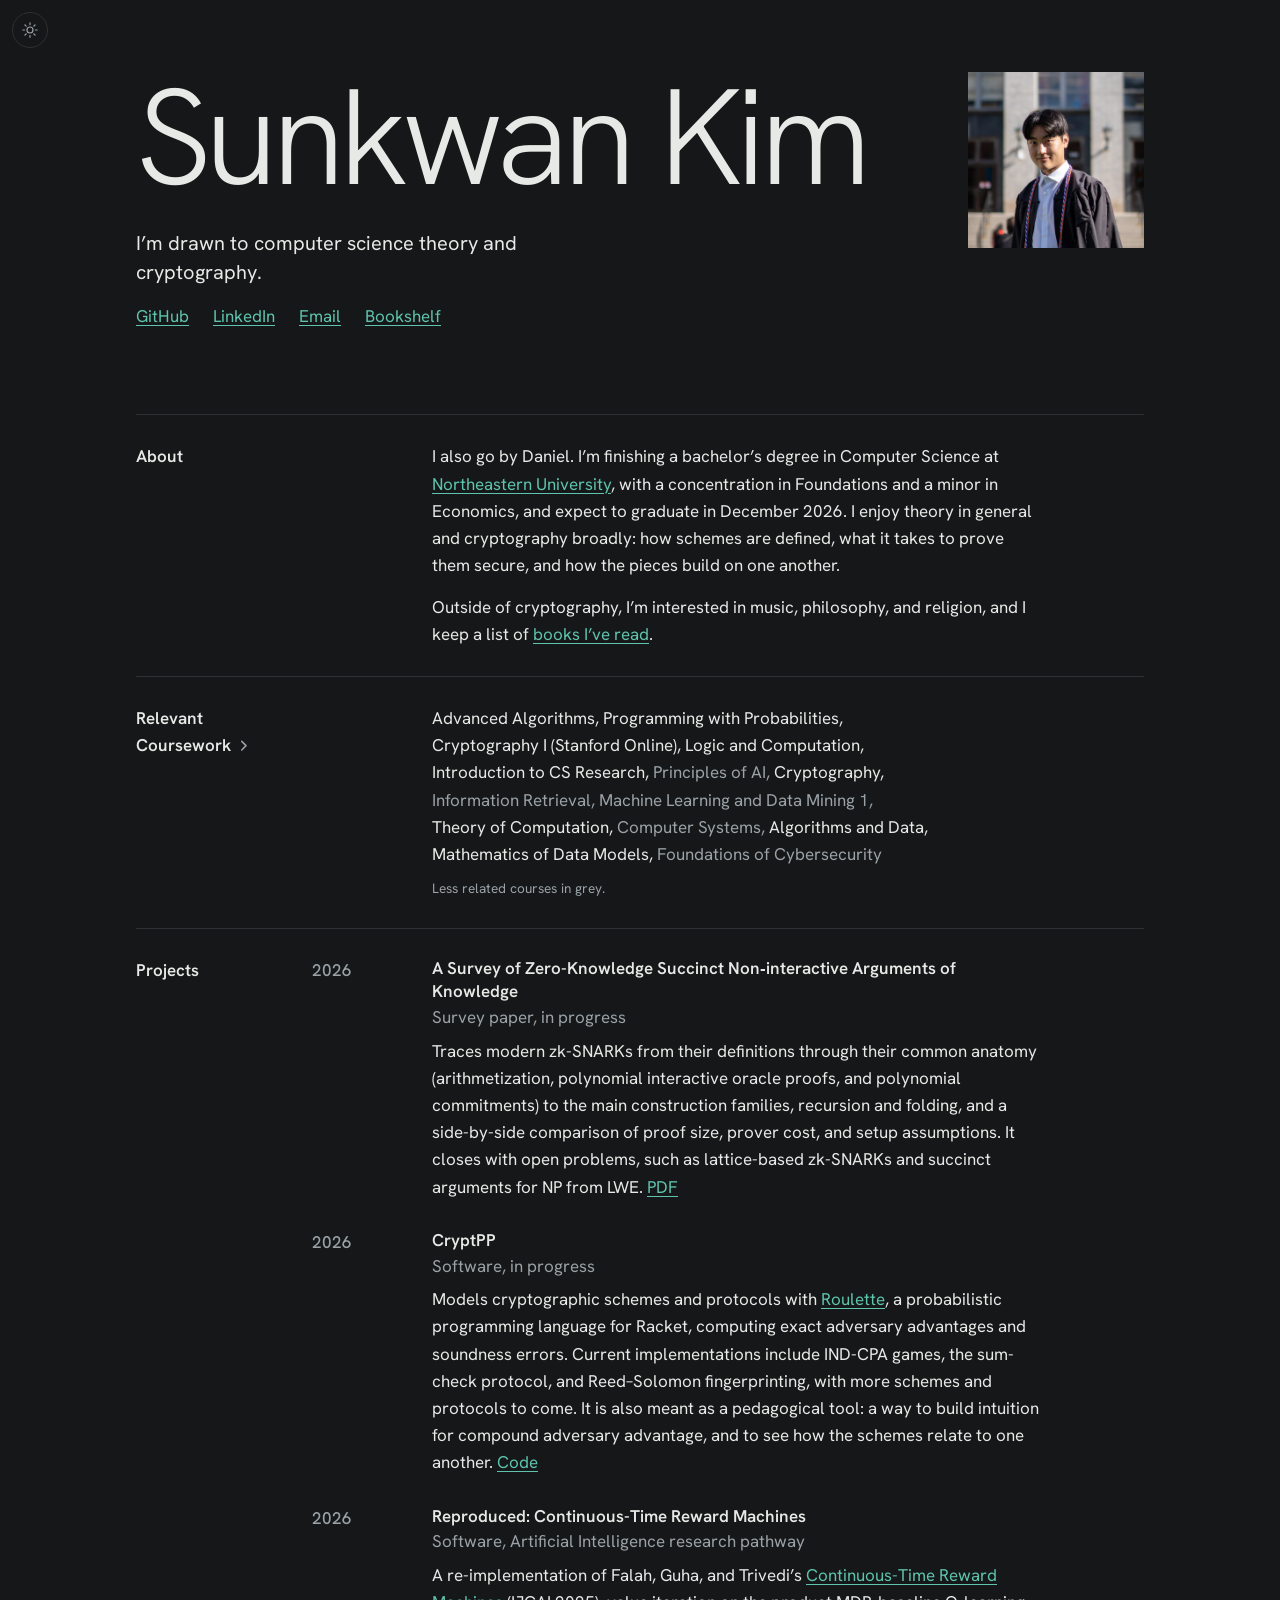
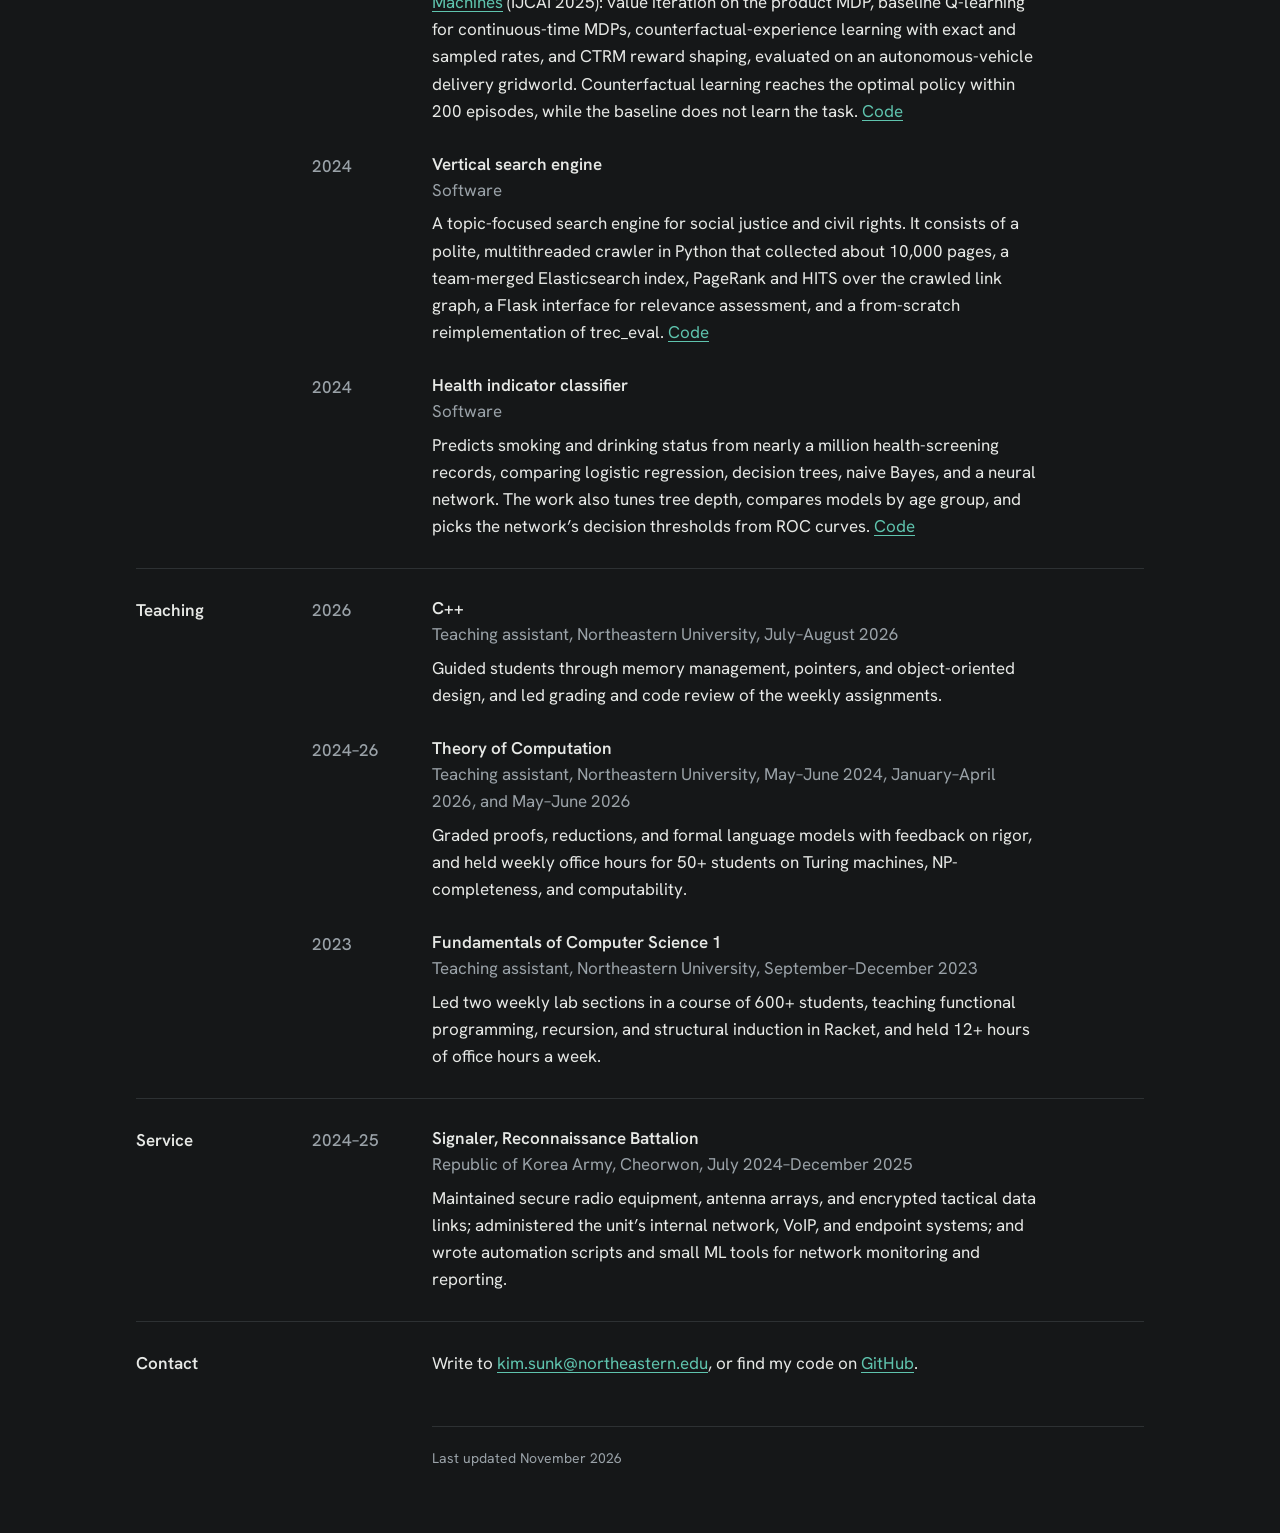
<file: index.html>
<!doctype html>
<html lang="en">
<head>
  <meta charset="utf-8">
  <meta name="viewport" content="width=device-width, initial-scale=1">
  <title>Sunkwan Kim</title>
  <meta name="description" content="Sunkwan Kim: cryptography, zero-knowledge proofs, and research projects.">
  <link rel="canonical" href="https://danylk.github.io/">
  <!-- Link previews (LinkedIn, iMessage, Slack, email, X) -->
  <meta property="og:type" content="website">
  <meta property="og:site_name" content="Sunkwan Kim">
  <meta property="og:title" content="Sunkwan Kim">
  <meta property="og:description" content="Sunkwan Kim: cryptography, zero-knowledge proofs, and research projects.">
  <meta property="og:url" content="https://danylk.github.io/">
  <meta property="og:image" content="https://danylk.github.io/og-home-2.jpg">
  <meta property="og:image:width" content="2400">
  <meta property="og:image:height" content="1260">
  <meta property="og:image:alt" content="Sunkwan Kim, computer science theory and cryptography, with a portrait">
  <meta name="twitter:card" content="summary_large_image">
  <link rel="icon" href="favicon.ico" sizes="16x16 32x32 48x48">
  <link rel="icon" href="favicon.png" type="image/png" sizes="192x192">
  <link rel="apple-touch-icon" href="apple-touch-icon.png">
  <script>
    // Dark is the default; apply a saved light choice before the page paints
    try {
      if (localStorage.getItem('theme') === 'light') {
        document.documentElement.setAttribute('data-theme', 'light');
      }
    } catch (e) {}
  </script>
  <link rel="preconnect" href="https://fonts.googleapis.com">
  <link rel="preconnect" href="https://fonts.gstatic.com" crossorigin>
  <link rel="stylesheet" href="https://fonts.googleapis.com/css2?family=Hanken+Grotesk:ital,wght@0,300..700;1,300..700&display=swap">
  <link rel="stylesheet" href="style.css">
</head>
<body>
  <button class="theme-toggle" type="button" aria-label="Switch to light theme" hidden>
    <svg class="icon-moon" viewBox="0 0 24 24" width="18" height="18" aria-hidden="true"><path d="M20 14.5A8 8 0 0 1 9.5 4a8 8 0 1 0 10.5 10.5Z" fill="none" stroke="currentColor" stroke-width="1.6" stroke-linejoin="round"/></svg>
    <svg class="icon-sun" viewBox="0 0 24 24" width="18" height="18" aria-hidden="true"><circle cx="12" cy="12" r="4" fill="none" stroke="currentColor" stroke-width="1.6"/><path d="M12 2.5v2.2M12 19.3v2.2M2.5 12h2.2M19.3 12h2.2M5.3 5.3l1.6 1.6M17.1 17.1l1.6 1.6M5.3 18.7l1.6-1.6M17.1 6.9l1.6-1.6" fill="none" stroke="currentColor" stroke-width="1.6" stroke-linecap="round"/></svg>
  </button>
  <main class="page">

    <header class="hero">
      <h1 class="name">Sunkwan Kim</h1>
      <img class="portrait" src="profile-square.jpg" width="800" height="800" alt="Sunkwan Kim in a graduation gown, outside a stone building">
      <div class="hero-text">
        <p class="statement">I’m drawn to computer science theory and cryptography.</p>
        <nav class="links" aria-label="Elsewhere">
          <a href="https://github.com/danylk">GitHub</a>
          <a href="https://www.linkedin.com/in/sunkwankim/">LinkedIn</a>
          <a href="mailto:kim.sunk@northeastern.edu">Email</a>
          <a href="books.html">Bookshelf</a>
        </nav>
      </div>
    </header>

    <section class="block" aria-labelledby="about">
      <h2 id="about">About</h2>
      <div class="rows">
        <div class="prose">
          <p>I also go by Daniel. I’m finishing a bachelor’s degree in Computer Science at <a href="https://www.northeastern.edu/">Northeastern University</a>, with a concentration in Foundations and a minor in Economics, and expect to graduate in December 2026. I enjoy theory in general and cryptography broadly: how schemes are defined, what it takes to prove them secure, and how the pieces build on one another.</p>
          <p>Outside of cryptography, I’m interested in music, philosophy, and religion, and I keep a list of <a href="books.html">books I’ve read</a>.</p>
        </div>
      </div>
    </section>

    <section class="block" aria-labelledby="coursework">
      <h2 id="coursework">
        <button class="fold" type="button" aria-expanded="false" aria-controls="course-rows">Relevant Coursework<svg class="chevron" viewBox="0 0 16 16" width="16" height="16" aria-hidden="true"><path d="M6 3.5 10.5 8 6 12.5" fill="none" stroke="currentColor" stroke-width="1.6" stroke-linecap="round" stroke-linejoin="round"/></svg></button>
      </h2>
      <div class="rows courses" id="courses">
        <p class="course-names"><span class="cn">Advanced Algorithms<span class="sep">,</span></span> <span class="cn">Programming with Probabilities<span class="sep">,</span></span> <span class="cn">Cryptography I (Stanford Online)<span class="sep">,</span></span> <span class="cn">Logic and Computation<span class="sep">,</span></span> <span class="cn">Introduction to CS Research<span class="sep">,</span></span> <span class="cn dim">Principles of AI<span class="sep">,</span></span> <span class="cn">Cryptography<span class="sep">,</span></span> <span class="cn dim">Information Retrieval<span class="sep">,</span></span> <span class="cn dim">Machine Learning and Data Mining 1<span class="sep">,</span></span> <span class="cn">Theory of Computation<span class="sep">,</span></span> <span class="cn dim">Computer Systems<span class="sep">,</span></span> <span class="cn">Algorithms and Data<span class="sep">,</span></span> <span class="cn">Mathematics of Data Models<span class="sep">,</span></span> <span class="cn dim">Foundations of Cybersecurity</span><span class="course-key">Less related courses in grey.</span></p>
        <div class="course-rows" id="course-rows" hidden>
          <div class="row course">
            <p class="year">2026</p>
            <div class="item">
              <h3>Advanced Algorithms</h3>
              <p class="meta">In progress</p>
            </div>
          </div>
          <div class="row course">
            <p class="year">2026</p>
            <div class="item">
              <h3>Programming with Probabilities</h3>
              <p class="meta">In progress</p>
            </div>
          </div>
          <div class="row course">
            <p class="year">2026</p>
            <div class="item">
              <h3>Cryptography I</h3>
              <p class="meta">Stanford Online, through Coursera</p>
            </div>
          </div>
          <div class="row course">
            <p class="year">2026</p>
            <div class="item">
              <h3>Logic and Computation</h3>
            </div>
          </div>
          <div class="row course">
            <p class="year">2026</p>
            <div class="item">
              <h3>Introduction to CS Research</h3>
            </div>
          </div>
          <div class="row course">
            <p class="year">2026</p>
            <div class="item">
              <h3>Principles of AI</h3>
            </div>
          </div>
          <div class="row course">
            <p class="year">2024</p>
            <div class="item">
              <h3>Cryptography</h3>
            </div>
          </div>
          <div class="row course">
            <p class="year">2024</p>
            <div class="item">
              <h3>Information Retrieval</h3>
            </div>
          </div>
          <div class="row course">
            <p class="year">2024</p>
            <div class="item">
              <h3>Machine Learning and Data Mining 1</h3>
            </div>
          </div>
          <div class="row course">
            <p class="year">2023</p>
            <div class="item">
              <h3>Theory of Computation</h3>
            </div>
          </div>
          <div class="row course">
            <p class="year">2023</p>
            <div class="item">
              <h3>Computer Systems</h3>
            </div>
          </div>
          <div class="row course">
            <p class="year">2023</p>
            <div class="item">
              <h3>Algorithms and Data</h3>
            </div>
          </div>
          <div class="row course">
            <p class="year">2023</p>
            <div class="item">
              <h3>Mathematics of Data Models</h3>
            </div>
          </div>
          <div class="row course">
            <p class="year">2023</p>
            <div class="item">
              <h3>Foundations of Cybersecurity</h3>
            </div>
          </div>
        </div>
      </div>
    </section>

    <section class="block" aria-labelledby="projects">
      <h2 id="projects">Projects</h2>
      <div class="rows">
        <article class="row">
          <p class="year">2026</p>
          <div class="item">
            <h3>A Survey of Zero-Knowledge Succinct Non‑interactive Arguments of Knowledge</h3>
            <p class="meta">Survey paper, in progress</p>
            <p>Traces modern zk-SNARKs from their definitions through their common anatomy (arithmetization, polynomial interactive oracle proofs, and polynomial commitments) to the main construction families, recursion and folding, and a side-by-side comparison of proof size, prover cost, and setup assumptions. It closes with open problems, such as lattice-based zk-SNARKs and succinct arguments for NP from LWE. <a href="https://danylk.github.io/zk-snark-survey/zk-snark-survey.pdf">PDF</a></p>
          </div>
        </article>
        <article class="row">
          <p class="year">2026</p>
          <div class="item">
            <h3>CryptPP</h3>
            <p class="meta">Software, in progress</p>
            <p>Models cryptographic schemes and protocols with <a href="https://docs.racket-lang.org/roulette/index.html">Roulette</a>, a probabilistic programming language for Racket, computing exact adversary advantages and soundness errors. Current implementations include IND-CPA games, the sum-check protocol, and Reed–Solomon fingerprinting, with more schemes and protocols to come. It is also meant as a pedagogical tool: a way to build intuition for compound adversary advantage, and to see how the schemes relate to one another. <a href="https://github.com/danylk/CryptPP">Code</a></p>
          </div>
        </article>
        <article class="row">
          <p class="year">2026</p>
          <div class="item">
            <h3>Reproduced: Continuous-Time Reward Machines</h3>
            <p class="meta">Software, Artificial Intelligence research pathway</p>
            <p>A re-implementation of Falah, Guha, and Trivedi’s <a href="https://doi.org/10.24963/ijcai.2025/563">Continuous-Time Reward Machines</a> (IJCAI 2025): value iteration on the product MDP, baseline Q-learning for continuous-time MDPs, counterfactual-experience learning with exact and sampled rates, and CTRM reward shaping, evaluated on an autonomous-vehicle delivery gridworld. Counterfactual learning reaches the optimal policy within 200 episodes, while the baseline does not learn the task. <a href="https://github.com/danylk/Reproduced-Continuous-Time-Reward-Machines">Code</a></p>
          </div>
        </article>
        <article class="row">
          <p class="year">2024</p>
          <div class="item">
            <h3>Vertical search engine</h3>
            <p class="meta">Software</p>
            <p>A topic-focused search engine for social justice and civil rights. It consists of a polite, multithreaded crawler in Python that collected about 10,000 pages, a team-merged Elasticsearch index, PageRank and HITS over the crawled link graph, a Flask interface for relevance assessment, and a from-scratch reimplementation of trec_eval. <a href="https://github.com/danylk/Vertical-Search-Engine">Code</a></p>
          </div>
        </article>
        <article class="row">
          <p class="year">2024</p>
          <div class="item">
            <h3>Health indicator classifier</h3>
            <p class="meta">Software</p>
            <p>Predicts smoking and drinking status from nearly a million health-screening records, comparing logistic regression, decision trees, naive Bayes, and a neural network. The work also tunes tree depth, compares models by age group, and picks the network’s decision thresholds from ROC curves. <a href="https://github.com/danylk/Health-Indicator-Classifier">Code</a></p>
          </div>
        </article>
      </div>
    </section>

    <section class="block" aria-labelledby="teaching">
      <h2 id="teaching">Teaching</h2>
      <div class="rows">
        <article class="row">
          <p class="year">2026</p>
          <div class="item">
            <h3>C++</h3>
            <p class="meta">Teaching assistant, Northeastern University, July–August 2026</p>
            <p>Guided students through memory management, pointers, and object-oriented design, and led grading and code review of the weekly assignments.</p>
          </div>
        </article>
        <article class="row">
          <p class="year">2024–26</p>
          <div class="item">
            <h3>Theory of Computation</h3>
            <p class="meta">Teaching assistant, Northeastern University, May–June 2024, January–April 2026, and May–June 2026</p>
            <p>Graded proofs, reductions, and formal language models with feedback on rigor, and held weekly office hours for 50+ students on Turing machines, NP-completeness, and computability.</p>
          </div>
        </article>
        <article class="row">
          <p class="year">2023</p>
          <div class="item">
            <h3>Fundamentals of Computer Science 1</h3>
            <p class="meta">Teaching assistant, Northeastern University, September–December 2023</p>
            <p>Led two weekly lab sections in a course of 600+ students, teaching functional programming, recursion, and structural induction in Racket, and held 12+ hours of office hours a week.</p>
          </div>
        </article>
      </div>
    </section>

    <section class="block" aria-labelledby="service">
      <h2 id="service">Service</h2>
      <div class="rows">
        <article class="row">
          <p class="year">2024–25</p>
          <div class="item">
            <h3>Signaler, Reconnaissance Battalion</h3>
            <p class="meta">Republic of Korea Army, Cheorwon, July 2024–December 2025</p>
            <p>Maintained secure radio equipment, antenna arrays, and encrypted tactical data links; administered the unit’s internal network, VoIP, and endpoint systems; and wrote automation scripts and small ML tools for network monitoring and reporting.</p>
          </div>
        </article>
      </div>
    </section>

    <section class="block" aria-labelledby="contact">
      <h2 id="contact">Contact</h2>
      <div class="rows">
        <p class="prose">Write to <a href="mailto:kim.sunk@northeastern.edu">kim.sunk@northeastern.edu</a>, or find my code on <a href="https://github.com/danylk">GitHub</a>.</p>
      </div>
    </section>

    <footer class="foot">
      <p>Last updated November 2026</p>
    </footer>

  </main>
  <script>
    // Relevant Coursework: the heading button swaps the one-line list of
    // names for the full rows, and each name glides into its own row.
    (function () {
      var button = document.querySelector('.fold');
      var box = document.getElementById('courses');
      var list = box.querySelector('.course-names');
      var rows = document.getElementById('course-rows');
      var names = Array.prototype.slice.call(list.querySelectorAll('.cn'));
      var titles = Array.prototype.slice.call(rows.querySelectorAll('h3'));
      var extras = Array.prototype.slice.call(rows.querySelectorAll('.year, .meta'));
      var seps = Array.prototype.slice.call(list.querySelectorAll('.sep, .course-key'));
      var ease = 'cubic-bezier(0.2, 0.7, 0.2, 1)';
      var duration = 480;

      function rects(nodes) {
        return nodes.map(function (n) { return n.getBoundingClientRect(); });
      }

      // Move each node from its old position (and colour) to its new one
      function glide(nodes, from, colours) {
        nodes.forEach(function (node, i) {
          var to = node.getBoundingClientRect();
          var dx = from[i].left - to.left;
          var dy = from[i].top - to.top;
          node.animate([
            { transform: 'translate(' + dx + 'px, ' + dy + 'px)', color: colours[i][0] },
            { transform: 'none', color: colours[i][1] }
          ], { duration: duration, easing: ease });
        });
      }

      function resize(before) {
        var after = box.offsetHeight;
        box.style.overflow = 'hidden';
        box.animate([{ height: before + 'px' }, { height: after + 'px' }],
                    { duration: duration, easing: ease })
           .onfinish = function () { box.style.overflow = ''; };
      }

      button.addEventListener('click', function () {
        var opening = button.getAttribute('aria-expanded') !== 'true';
        var still = window.matchMedia('(prefers-reduced-motion: reduce)').matches;
        var before = box.offsetHeight;
        var visible = opening ? names : titles;
        var from = rects(visible);
        var fromColours = visible.map(function (n) { return getComputedStyle(n).color; });

        button.setAttribute('aria-expanded', String(opening));
        list.hidden = opening;
        rows.hidden = !opening;
        if (still) return;

        var target = opening ? titles : names;
        var colours = target.map(function (n, i) {
          return [fromColours[i], getComputedStyle(n).color];
        });

        resize(before);
        glide(target, from, colours);
        var settle = opening ? extras : seps;
        settle.forEach(function (node) {
          node.animate([{ opacity: 0 }, { opacity: 1 }],
                       { duration: 300, delay: duration * 0.55, easing: 'ease-out', fill: 'backwards' });
        });
      });
    })();
  </script>
  <script src="theme.js"></script>
  <script data-goatcounter="https://danylk.goatcounter.com/count"
          async src="//gc.zgo.at/count.js"></script>
</body>
</html>
</file>
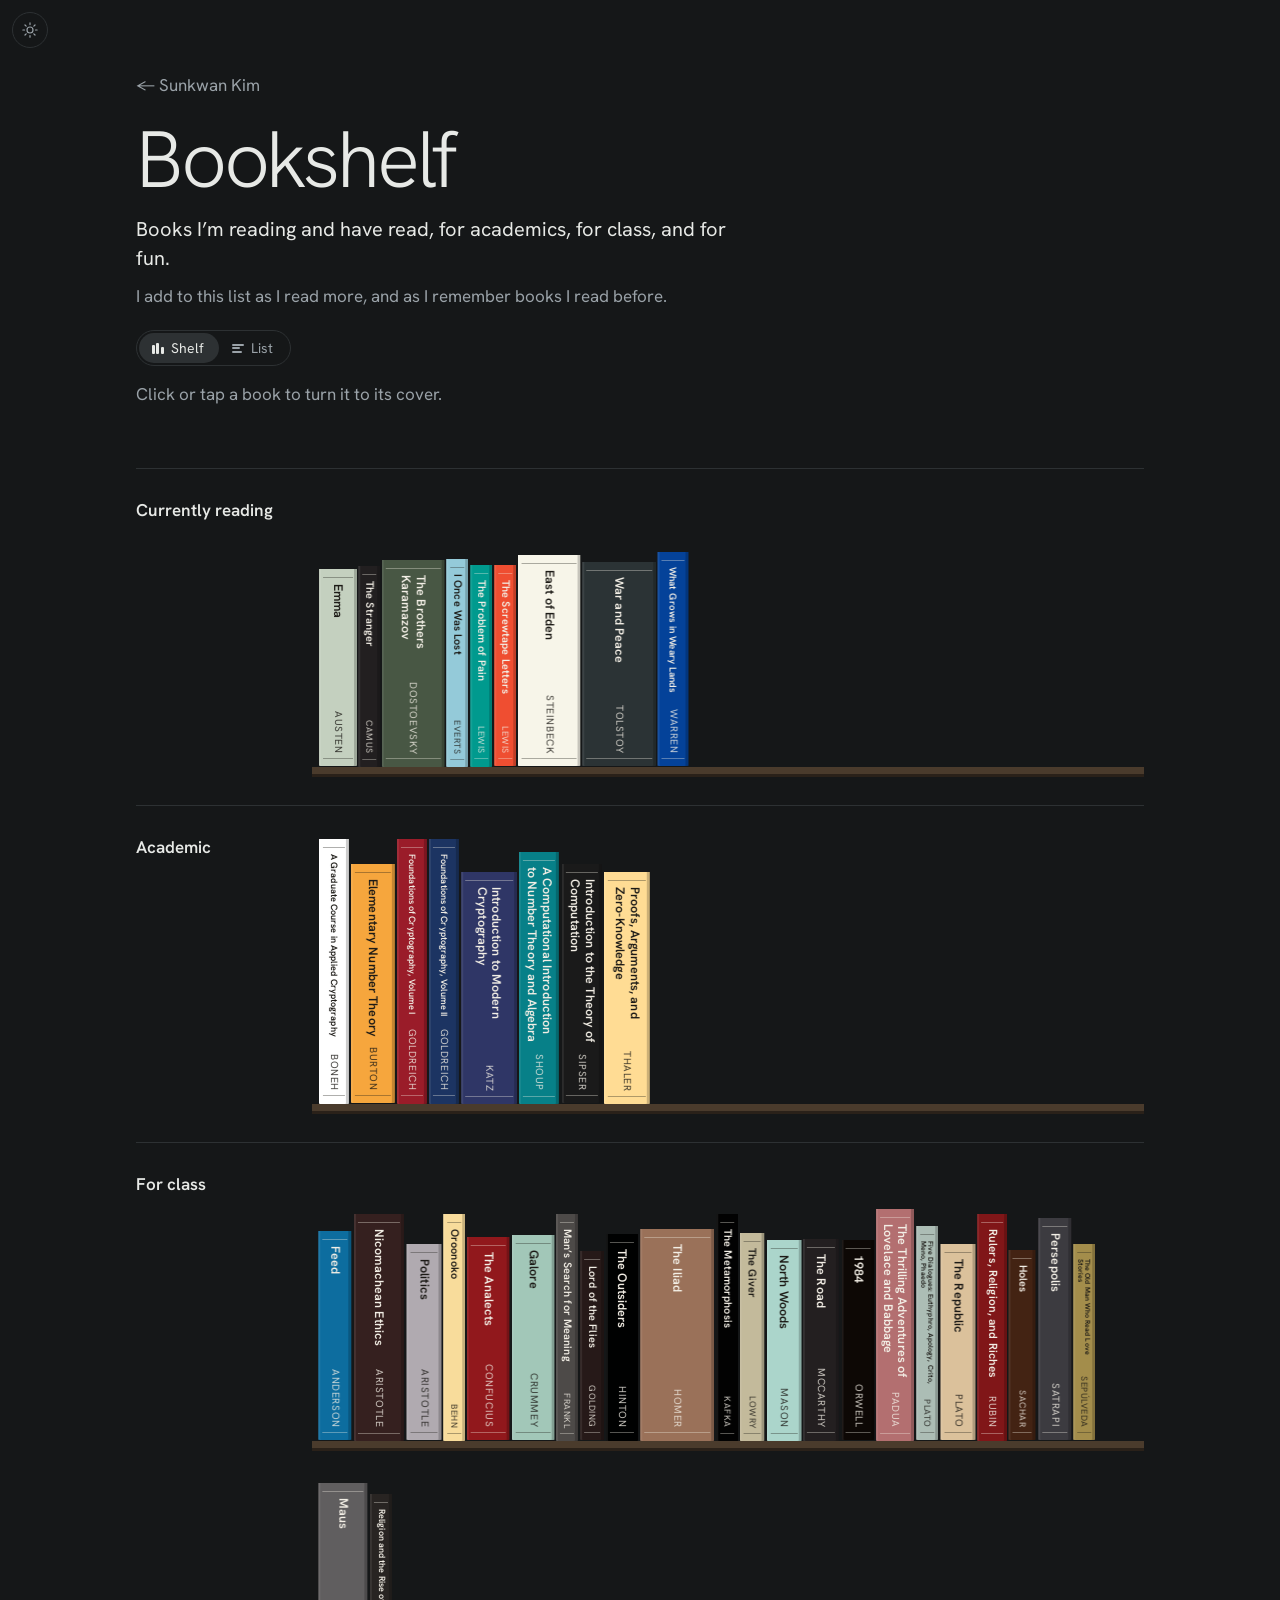
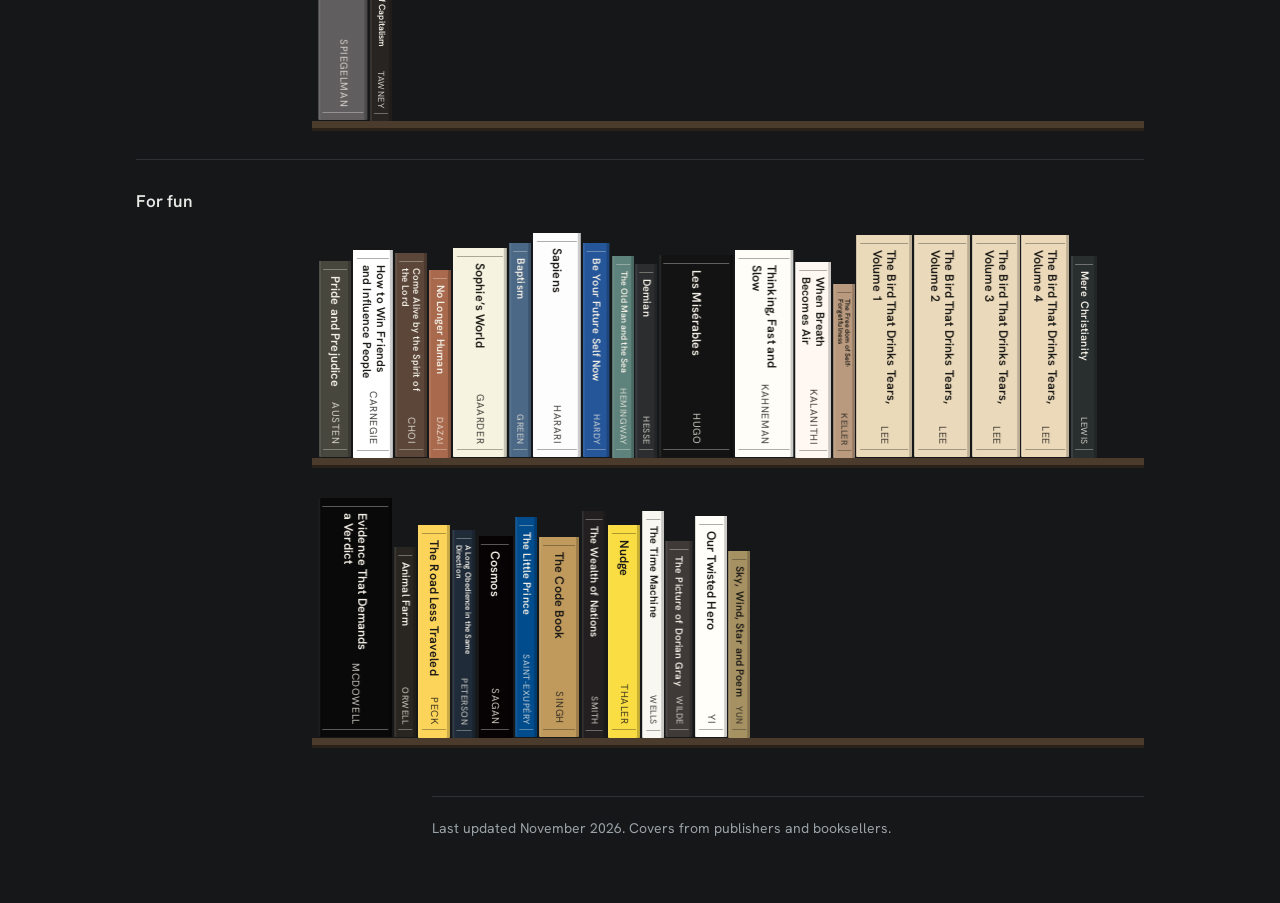
<file: books.html>
<!doctype html>
<html lang="en">
<head>
  <meta charset="utf-8">
  <meta name="viewport" content="width=device-width, initial-scale=1">
  <title>Bookshelf · Sunkwan Kim</title>
  <meta name="description" content="Books Sunkwan Kim has read, for academics, for class, and for fun.">
  <link rel="canonical" href="https://danylk.github.io/books.html">
  <!-- Link previews (LinkedIn, iMessage, Slack, email, X); og-bookshelf.jpg is a 2400x1260 render of the shelf, made from a 3x screenshot so it stays sharp -->
  <meta property="og:type" content="website">
  <meta property="og:site_name" content="Sunkwan Kim">
  <meta property="og:title" content="Bookshelf · Sunkwan Kim">
  <meta property="og:description" content="Books Sunkwan Kim has read, for academics, for class, and for fun.">
  <meta property="og:url" content="https://danylk.github.io/books.html">
  <meta property="og:image" content="https://danylk.github.io/og-bookshelf.jpg">
  <meta property="og:image:width" content="2400">
  <meta property="og:image:height" content="1260">
  <meta property="og:image:alt" content="Book spines on a shelf: the books Sunkwan Kim has read">
  <meta name="twitter:card" content="summary_large_image">
  <link rel="icon" href="favicon.ico" sizes="16x16 32x32 48x48">
  <link rel="icon" href="favicon.png" type="image/png" sizes="192x192">
  <link rel="apple-touch-icon" href="apple-touch-icon.png">
  <script>
    // Dark is the default; apply a saved light choice before the page paints
    try {
      if (localStorage.getItem('theme') === 'light') {
        document.documentElement.setAttribute('data-theme', 'light');
      }
      // and a saved List view (bookshelf.js has the Shelf / List switch)
      if (localStorage.getItem('books-view') === 'list') {
        document.documentElement.setAttribute('data-view', 'list');
      }
    } catch (e) {}
  </script>
  <link rel="preconnect" href="https://fonts.googleapis.com">
  <link rel="preconnect" href="https://fonts.gstatic.com" crossorigin>
  <link rel="stylesheet" href="https://fonts.googleapis.com/css2?family=Hanken+Grotesk:ital,wght@0,300..700;1,300..700&display=swap">
  <link rel="stylesheet" href="style.css">
  <link rel="stylesheet" href="bookshelf.css">
</head>
<body>
  <button class="theme-toggle" type="button" aria-label="Switch to light theme" hidden>
    <svg class="icon-moon" viewBox="0 0 24 24" width="18" height="18" aria-hidden="true"><path d="M20 14.5A8 8 0 0 1 9.5 4a8 8 0 1 0 10.5 10.5Z" fill="none" stroke="currentColor" stroke-width="1.6" stroke-linejoin="round"/></svg>
    <svg class="icon-sun" viewBox="0 0 24 24" width="18" height="18" aria-hidden="true"><circle cx="12" cy="12" r="4" fill="none" stroke="currentColor" stroke-width="1.6"/><path d="M12 2.5v2.2M12 19.3v2.2M2.5 12h2.2M19.3 12h2.2M5.3 5.3l1.6 1.6M17.1 17.1l1.6 1.6M5.3 18.7l1.6-1.6M17.1 6.9l1.6-1.6" fill="none" stroke="currentColor" stroke-width="1.6" stroke-linecap="round"/></svg>
  </button>
  <main class="page">

    <header class="subhead">
      <a class="back" href="index.html">← Sunkwan Kim</a>
      <h1 class="page-title">Bookshelf</h1>
      <p class="statement">Books I’m reading and have read, for academics, for class, and for fun.</p>
      <p class="note">I add to this list as I read more, and as I remember books I read before.</p>
      <div class="view-switch" role="group" aria-label="Show books as" hidden>
        <span class="vs-pill" aria-hidden="true"></span>
        <button type="button" data-view="shelf" aria-pressed="true"><span class="vs-icon vs-shelf" aria-hidden="true"><i></i><i></i><i></i></span>Shelf</button>
        <button type="button" data-view="list" aria-pressed="false"><span class="vs-icon vs-list" aria-hidden="true"><i></i><i></i><i></i></span>List</button>
      </div>
      <p class="note shelf-hint shelf-only">Click or tap a book to turn it to its cover.</p>
    </header>

    <div class="view view-shelf">
    <section class="block shelf-block" aria-labelledby="reading">
      <h2 id="reading">Currently reading</h2>
      <div class="rows">
        <ul class="shelf" role="list">
          <li class="slot" style="--h:12.33; --w:2.37; --cr:0.651; --cloth:#c4d0bf; --ink-on:#1c1a16">
            <button class="hit" type="button" aria-expanded="false"
                    aria-label="Emma by Austen, Jane"></button>
            <div class="book" aria-hidden="true">
              <div class="face spine-face"><span class="spine-title">Emma</span><span class="spine-author">Austen</span></div>
              <div class="face top-face"></div>
              <div class="face cover-face"><img data-src="covers/emma.webp" alt="" width="400" height="614"></div>
            </div>
            <div class="cover-caption" aria-hidden="true"><span class="cc-t">Emma</span><span class="cc-a">Jane Austen</span></div>
          </li>
          <li class="slot thin" style="--h:12.55; --w:1.35; --cr:0.647; --cloth:#221f20; --ink-on:#f3efe6">
            <button class="hit" type="button" aria-expanded="false"
                    aria-label="The Stranger by Camus, Albert"></button>
            <div class="book" aria-hidden="true">
              <div class="face spine-face"><span class="spine-title">The Stranger</span><span class="spine-author">Camus</span></div>
              <div class="face top-face"></div>
              <div class="face cover-face"><img data-src="covers/the-stranger.webp" alt="" width="400" height="618"></div>
            </div>
            <div class="cover-caption" aria-hidden="true"><span class="cc-t">The Stranger</span><span class="cc-a">Albert Camus</span></div>
          </li>
          <li class="slot" style="--h:12.91; --w:3.91; --cr:0.653; --cloth:#485744; --ink-on:#f3efe6">
            <button class="hit" type="button" aria-expanded="false"
                    aria-label="The Brothers Karamazov by Dostoevsky, Fyodor"></button>
            <div class="book" aria-hidden="true">
              <div class="face spine-face"><span class="spine-title">The Brothers Karamazov</span><span class="spine-author">Dostoevsky</span></div>
              <div class="face top-face"></div>
              <div class="face cover-face"><img data-src="covers/the-brothers-karamazov.webp" alt="" width="400" height="613"></div>
            </div>
            <div class="cover-caption" aria-hidden="true"><span class="cc-t">The Brothers Karamazov</span><span class="cc-a">Fyodor Dostoevsky</span></div>
          </li>
          <li class="slot thin" style="--h:13.00; --w:1.35; --cr:0.667; --cloth:#94cad9; --ink-on:#1c1a16">
            <button class="hit" type="button" aria-expanded="false"
                    aria-label="I Once Was Lost: What Postmodern Skeptics Taught Us About Their Path to Jesus by Everts, Don, and Doug Schaupp"></button>
            <div class="book" aria-hidden="true">
              <div class="face spine-face"><span class="spine-title">I Once Was Lost</span><span class="spine-author">Everts</span></div>
              <div class="face top-face"></div>
              <div class="face cover-face"><img data-src="covers/i-once-was-lost-what-postmodern-skeptics-taught-us-about-the.webp" alt="" width="400" height="600"></div>
            </div>
            <div class="cover-caption" aria-hidden="true"><span class="cc-t">I Once Was Lost: What Postmodern Skeptics Taught Us About Their Path to Jesus</span><span class="cc-a">Don Everts and Doug Schaupp</span></div>
          </li>
          <li class="slot thin" style="--h:12.60; --w:1.35; --cr:0.662; --cloth:#009a8e; --ink-on:#f3efe6">
            <button class="hit" type="button" aria-expanded="false"
                    aria-label="The Problem of Pain by Lewis, C. S."></button>
            <div class="book" aria-hidden="true">
              <div class="face spine-face"><span class="spine-title">The Problem of Pain</span><span class="spine-author">Lewis</span></div>
              <div class="face top-face"></div>
              <div class="face cover-face"><img data-src="covers/the-problem-of-pain.webp" alt="" width="400" height="604"></div>
            </div>
            <div class="cover-caption" aria-hidden="true"><span class="cc-t">The Problem of Pain</span><span class="cc-a">C. S. Lewis</span></div>
          </li>
          <li class="slot thin" style="--h:12.58; --w:1.35; --cr:0.662; --cloth:#ef4e31; --ink-on:#f3efe6">
            <button class="hit" type="button" aria-expanded="false"
                    aria-label="The Screwtape Letters by Lewis, C. S."></button>
            <div class="book" aria-hidden="true">
              <div class="face spine-face"><span class="spine-title">The Screwtape Letters</span><span class="spine-author">Lewis</span></div>
              <div class="face top-face"></div>
              <div class="face cover-face"><img data-src="covers/the-screwtape-letters.webp" alt="" width="400" height="604"></div>
            </div>
            <div class="cover-caption" aria-hidden="true"><span class="cc-t">The Screwtape Letters</span><span class="cc-a">C. S. Lewis</span></div>
          </li>
          <li class="slot" style="--h:13.20; --w:3.93; --cr:0.667; --cloth:#f7f5e9; --ink-on:#1c1a16">
            <button class="hit" type="button" aria-expanded="false"
                    aria-label="East of Eden by Steinbeck, John"></button>
            <div class="book" aria-hidden="true">
              <div class="face spine-face"><span class="spine-title">East of Eden</span><span class="spine-author">Steinbeck</span></div>
              <div class="face top-face"></div>
              <div class="face cover-face"><img data-src="covers/east-of-eden.webp" alt="" width="400" height="600"></div>
            </div>
            <div class="cover-caption" aria-hidden="true"><span class="cc-t">East of Eden</span><span class="cc-a">John Steinbeck</span></div>
          </li>
          <li class="slot" style="--h:12.77; --w:4.60; --cr:0.653; --cloth:#2b3335; --ink-on:#f3efe6">
            <button class="hit" type="button" aria-expanded="false"
                    aria-label="War and Peace by Tolstoy, Leo"></button>
            <div class="book" aria-hidden="true">
              <div class="face spine-face"><span class="spine-title">War and Peace</span><span class="spine-author">Tolstoy</span></div>
              <div class="face top-face"></div>
              <div class="face cover-face"><img data-src="covers/war-and-peace.webp" alt="" width="400" height="613"></div>
            </div>
            <div class="cover-caption" aria-hidden="true"><span class="cc-t">War and Peace</span><span class="cc-a">Leo Tolstoy</span></div>
          </li>
          <li class="slot" style="--h:13.39; --w:1.94; --cr:0.667; --cloth:#044299; --ink-on:#f3efe6">
            <button class="hit" type="button" aria-expanded="false"
                    aria-label="What Grows in Weary Lands: On Christian Resilience by Warren, Tish Harrison"></button>
            <div class="book" aria-hidden="true">
              <div class="face spine-face"><span class="spine-title">What Grows in Weary Lands</span><span class="spine-author">Warren</span></div>
              <div class="face top-face"></div>
              <div class="face cover-face"><img data-src="covers/what-grows-in-weary-lands-on-christian-resilience.webp" alt="" width="400" height="600"></div>
            </div>
            <div class="cover-caption" aria-hidden="true"><span class="cc-t">What Grows in Weary Lands: On Christian Resilience</span><span class="cc-a">Tish Harrison Warren</span></div>
          </li>
        </ul>
      </div>
    </section>
    <section class="block shelf-block" aria-labelledby="academic">
      <h2 id="academic">Academic</h2>
      <div class="rows">
        <ul class="shelf" role="list">
          <li class="slot" style="--h:16.54; --w:1.89; --cr:0.762; --cloth:#ffffff; --ink-on:#1c1a16">
            <button class="hit" type="button" aria-expanded="false"
                    aria-label="A Graduate Course in Applied Cryptography by Boneh, Dan, and Victor Shoup"></button>
            <div class="book" aria-hidden="true">
              <div class="face spine-face"><span class="spine-title">A Graduate Course in Applied Cryptography</span><span class="spine-author">Boneh</span></div>
              <div class="face top-face"></div>
              <div class="face cover-face"><img data-src="covers/a-graduate-course-in-applied-cryptography.webp" alt="" width="400" height="525"></div>
            </div>
            <div class="cover-caption" aria-hidden="true"><span class="cc-t">A Graduate Course in Applied Cryptography</span><span class="cc-a">Dan Boneh and Victor Shoup</span></div>
          </li>
          <li class="slot" style="--h:14.96; --w:2.77; --cr:0.676; --cloth:#f6a63d; --ink-on:#1c1a16">
            <button class="hit" type="button" aria-expanded="false"
                    aria-label="Elementary Number Theory by Burton, David M."></button>
            <div class="book" aria-hidden="true">
              <div class="face spine-face"><span class="spine-title">Elementary Number Theory</span><span class="spine-author">Burton</span></div>
              <div class="face top-face"></div>
              <div class="face cover-face"><img data-src="covers/elementary-number-theory.webp" alt="" width="400" height="592"></div>
            </div>
            <div class="cover-caption" aria-hidden="true"><span class="cc-t">Elementary Number Theory</span><span class="cc-a">David M. Burton</span></div>
          </li>
          <li class="slot" style="--h:16.54; --w:1.89; --cr:0.700; --cloth:#9a1c29; --ink-on:#f3efe6">
            <button class="hit" type="button" aria-expanded="false"
                    aria-label="Foundations of Cryptography, Volume I: Basic Tools by Goldreich, Oded"></button>
            <div class="book" aria-hidden="true">
              <div class="face spine-face"><span class="spine-title">Foundations of Cryptography, Volume I</span><span class="spine-author">Goldreich</span></div>
              <div class="face top-face"></div>
              <div class="face cover-face"><img data-src="covers/foundations-of-cryptography-volume-i-basic-tools.webp" alt="" width="400" height="571"></div>
            </div>
            <div class="cover-caption" aria-hidden="true"><span class="cc-t">Foundations of Cryptography, Volume I: Basic Tools</span><span class="cc-a">Oded Goldreich</span></div>
          </li>
          <li class="slot" style="--h:16.54; --w:1.89; --cr:0.701; --cloth:#1c3462; --ink-on:#f3efe6">
            <button class="hit" type="button" aria-expanded="false"
                    aria-label="Foundations of Cryptography, Volume II: Basic Applications by Goldreich, Oded"></button>
            <div class="book" aria-hidden="true">
              <div class="face spine-face"><span class="spine-title">Foundations of Cryptography, Volume II</span><span class="spine-author">Goldreich</span></div>
              <div class="face top-face"></div>
              <div class="face cover-face"><img data-src="covers/foundations-of-cryptography-volume-ii-basic-applications.webp" alt="" width="400" height="571"></div>
            </div>
            <div class="cover-caption" aria-hidden="true"><span class="cc-t">Foundations of Cryptography, Volume II: Basic Applications</span><span class="cc-a">Oded Goldreich</span></div>
          </li>
          <li class="slot" style="--h:14.50; --w:3.48; --cr:0.645; --cloth:#2f3666; --ink-on:#f3efe6">
            <button class="hit" type="button" aria-expanded="false"
                    aria-label="Introduction to Modern Cryptography by Katz, Jonathan, and Yehuda Lindell"></button>
            <div class="book" aria-hidden="true">
              <div class="face spine-face"><span class="spine-title">Introduction to Modern Cryptography</span><span class="spine-author">Katz</span></div>
              <div class="face top-face"></div>
              <div class="face cover-face"><img data-src="covers/introduction-to-modern-cryptography.webp" alt="" width="400" height="621"></div>
            </div>
            <div class="cover-caption" aria-hidden="true"><span class="cc-t">Introduction to Modern Cryptography</span><span class="cc-a">Jonathan Katz and Yehuda Lindell</span></div>
          </li>
          <li class="slot" style="--h:15.75; --w:2.52; --cr:0.671; --cloth:#078088; --ink-on:#f3efe6">
            <button class="hit" type="button" aria-expanded="false"
                    aria-label="A Computational Introduction to Number Theory and Algebra by Shoup, Victor"></button>
            <div class="book" aria-hidden="true">
              <div class="face spine-face"><span class="spine-title">A Computational Introduction to Number Theory and Algebra</span><span class="spine-author">Shoup</span></div>
              <div class="face top-face"></div>
              <div class="face cover-face"><img data-src="covers/a-computational-introduction-to-number-theory-and-algebra.webp" alt="" width="400" height="596"></div>
            </div>
            <div class="cover-caption" aria-hidden="true"><span class="cc-t">A Computational Introduction to Number Theory and Algebra</span><span class="cc-a">Victor Shoup</span></div>
          </li>
          <li class="slot" style="--h:14.96; --w:2.52; --cr:0.653; --cloth:#1a1a1a; --ink-on:#f3efe6">
            <button class="hit" type="button" aria-expanded="false"
                    aria-label="Introduction to the Theory of Computation by Sipser, Michael"></button>
            <div class="book" aria-hidden="true">
              <div class="face spine-face"><span class="spine-title">Introduction to the Theory of Computation</span><span class="spine-author">Sipser</span></div>
              <div class="face top-face"></div>
              <div class="face cover-face"><img data-src="covers/introduction-to-the-theory-of-computation.webp" alt="" width="400" height="613"></div>
            </div>
            <div class="cover-caption" aria-hidden="true"><span class="cc-t">Introduction to the Theory of Computation</span><span class="cc-a">Michael Sipser</span></div>
          </li>
          <li class="slot" style="--h:14.50; --w:2.90; --cr:0.666; --cloth:#ffdc94; --ink-on:#1c1a16">
            <button class="hit" type="button" aria-expanded="false"
                    aria-label="Proofs, Arguments, and Zero-Knowledge by Thaler, Justin"></button>
            <div class="book" aria-hidden="true">
              <div class="face spine-face"><span class="spine-title">Proofs, Arguments, and Zero-Knowledge</span><span class="spine-author">Thaler</span></div>
              <div class="face top-face"></div>
              <div class="face cover-face"><img data-src="covers/proofs-arguments-and-zero-knowledge.webp" alt="" width="400" height="601"></div>
            </div>
            <div class="cover-caption" aria-hidden="true"><span class="cc-t">Proofs, Arguments, and Zero-Knowledge</span><span class="cc-a">Justin Thaler</span></div>
          </li>
        </ul>
      </div>
    </section>
    <section class="block shelf-block" aria-labelledby="class">
      <h2 id="class">For class</h2>
      <div class="rows">
        <ul class="shelf" role="list">
          <li class="slot" style="--h:13.09; --w:2.09; --cr:0.606; --cloth:#0d6d9f; --ink-on:#f3efe6">
            <button class="hit" type="button" aria-expanded="false"
                    aria-label="Feed by Anderson, M. T."></button>
            <div class="book" aria-hidden="true">
              <div class="face spine-face"><span class="spine-title">Feed</span><span class="spine-author">Anderson</span></div>
              <div class="face top-face"></div>
              <div class="face cover-face"><img data-src="covers/feed.webp" alt="" width="400" height="660"></div>
            </div>
            <div class="cover-caption" aria-hidden="true"><span class="cc-t">Feed</span><span class="cc-a">M. T. Anderson</span></div>
          </li>
          <li class="slot" style="--h:14.17; --w:3.14; --cr:0.642; --cloth:#35201f; --ink-on:#f3efe6">
            <button class="hit" type="button" aria-expanded="false"
                    aria-label="Nicomachean Ethics by Aristotle"></button>
            <div class="book" aria-hidden="true">
              <div class="face spine-face"><span class="spine-title">Nicomachean Ethics</span><span class="spine-author">Aristotle</span></div>
              <div class="face top-face"></div>
              <div class="face cover-face"><img data-src="covers/nicomachean-ethics.webp" alt="" width="400" height="623"></div>
            </div>
            <div class="cover-caption" aria-hidden="true"><span class="cc-t">Nicomachean Ethics</span><span class="cc-a">Aristotle</span></div>
          </li>
          <li class="slot" style="--h:12.28; --w:2.19; --cr:0.647; --cloth:#b0aab0; --ink-on:#1c1a16">
            <button class="hit" type="button" aria-expanded="false"
                    aria-label="Politics by Aristotle"></button>
            <div class="book" aria-hidden="true">
              <div class="face spine-face"><span class="spine-title">Politics</span><span class="spine-author">Aristotle</span></div>
              <div class="face top-face"></div>
              <div class="face cover-face"><img data-src="covers/politics.webp" alt="" width="400" height="619"></div>
            </div>
            <div class="cover-caption" aria-hidden="true"><span class="cc-t">Politics</span><span class="cc-a">Aristotle</span></div>
          </li>
          <li class="slot thin" style="--h:14.17; --w:1.35; --cr:0.644; --cloth:#f8dc9b; --ink-on:#1c1a16">
            <button class="hit" type="button" aria-expanded="false"
                    aria-label="Oroonoko by Behn, Aphra"></button>
            <div class="book" aria-hidden="true">
              <div class="face spine-face"><span class="spine-title">Oroonoko</span><span class="spine-author">Behn</span></div>
              <div class="face top-face"></div>
              <div class="face cover-face"><img data-src="covers/oroonoko.webp" alt="" width="400" height="621"></div>
            </div>
            <div class="cover-caption" aria-hidden="true"><span class="cc-t">Oroonoko</span><span class="cc-a">Aphra Behn</span></div>
          </li>
          <li class="slot" style="--h:12.71; --w:2.67; --cr:0.731; --cloth:#91181c; --ink-on:#f3efe6">
            <button class="hit" type="button" aria-expanded="false"
                    aria-label="The Analects (논어) by Confucius"></button>
            <div class="book" aria-hidden="true">
              <div class="face spine-face"><span class="spine-title">The Analects</span><span class="spine-author">Confucius</span></div>
              <div class="face top-face"></div>
              <div class="face cover-face"><img data-src="covers/the-analects.webp" alt="" width="400" height="547"></div>
            </div>
            <div class="cover-caption" aria-hidden="true"><span class="cc-t">The Analects</span><span class="cc-a">Confucius</span></div>
          </li>
          <li class="slot" style="--h:12.82; --w:2.67; --cr:0.667; --cloth:#a2c7b8; --ink-on:#1c1a16">
            <button class="hit" type="button" aria-expanded="false"
                    aria-label="Galore by Crummey, Michael"></button>
            <div class="book" aria-hidden="true">
              <div class="face spine-face"><span class="spine-title">Galore</span><span class="spine-author">Crummey</span></div>
              <div class="face top-face"></div>
              <div class="face cover-face"><img data-src="covers/galore.webp" alt="" width="400" height="600"></div>
            </div>
            <div class="cover-caption" aria-hidden="true"><span class="cc-t">Galore</span><span class="cc-a">Michael Crummey</span></div>
          </li>
          <li class="slot thin" style="--h:14.19; --w:1.39; --cr:0.637; --cloth:#4d4a48; --ink-on:#f3efe6">
            <button class="hit" type="button" aria-expanded="false"
                    aria-label="Man’s Search for Meaning by Frankl, Viktor E."></button>
            <div class="book" aria-hidden="true">
              <div class="face spine-face"><span class="spine-title">Man’s Search for Meaning</span><span class="spine-author">Frankl</span></div>
              <div class="face top-face"></div>
              <div class="face cover-face"><img data-src="covers/mans-search-for-meaning.webp" alt="" width="400" height="628"></div>
            </div>
            <div class="cover-caption" aria-hidden="true"><span class="cc-t">Man’s Search for Meaning</span><span class="cc-a">Viktor E. Frankl</span></div>
          </li>
          <li class="slot thin" style="--h:11.84; --w:1.49; --cr:0.558; --cloth:#261918; --ink-on:#f3efe6">
            <button class="hit" type="button" aria-expanded="false"
                    aria-label="Lord of the Flies by Golding, William"></button>
            <div class="book" aria-hidden="true">
              <div class="face spine-face"><span class="spine-title">Lord of the Flies</span><span class="spine-author">Golding</span></div>
              <div class="face top-face"></div>
              <div class="face cover-face"><img data-src="covers/lord-of-the-flies.webp" alt="" width="400" height="717"></div>
            </div>
            <div class="cover-caption" aria-hidden="true"><span class="cc-t">Lord of the Flies</span><span class="cc-a">William Golding</span></div>
          </li>
          <li class="slot" style="--h:12.91; --w:2.01; --cr:0.681; --cloth:#000101; --ink-on:#f3efe6">
            <button class="hit" type="button" aria-expanded="false"
                    aria-label="The Outsiders by Hinton, S. E."></button>
            <div class="book" aria-hidden="true">
              <div class="face spine-face"><span class="spine-title">The Outsiders</span><span class="spine-author">Hinton</span></div>
              <div class="face top-face"></div>
              <div class="face cover-face"><img data-src="covers/the-outsiders.webp" alt="" width="400" height="587"></div>
            </div>
            <div class="cover-caption" aria-hidden="true"><span class="cc-t">The Outsiders</span><span class="cc-a">S. E. Hinton</span></div>
          </li>
          <li class="slot" style="--h:13.23; --w:4.60; --cr:0.667; --cloth:#9a7159; --ink-on:#f3efe6">
            <button class="hit" type="button" aria-expanded="false"
                    aria-label="The Iliad by Homer"></button>
            <div class="book" aria-hidden="true">
              <div class="face spine-face"><span class="spine-title">The Iliad</span><span class="spine-author">Homer</span></div>
              <div class="face top-face"></div>
              <div class="face cover-face"><img data-src="covers/the-iliad.webp" alt="" width="400" height="600"></div>
            </div>
            <div class="cover-caption" aria-hidden="true"><span class="cc-t">The Iliad</span><span class="cc-a">Homer</span></div>
          </li>
          <li class="slot thin" style="--h:14.17; --w:1.35; --cr:0.667; --cloth:#020202; --ink-on:#f3efe6">
            <button class="hit" type="button" aria-expanded="false"
                    aria-label="The Metamorphosis by Kafka, Franz"></button>
            <div class="book" aria-hidden="true">
              <div class="face spine-face"><span class="spine-title">The Metamorphosis</span><span class="spine-author">Kafka</span></div>
              <div class="face top-face"></div>
              <div class="face cover-face"><img data-src="covers/the-metamorphosis.webp" alt="" width="400" height="600"></div>
            </div>
            <div class="cover-caption" aria-hidden="true"><span class="cc-t">The Metamorphosis</span><span class="cc-a">Franz Kafka</span></div>
          </li>
          <li class="slot thin" style="--h:13.00; --w:1.56; --cr:0.661; --cloth:#c3ba9b; --ink-on:#1c1a16">
            <button class="hit" type="button" aria-expanded="false"
                    aria-label="The Giver by Lowry, Lois"></button>
            <div class="book" aria-hidden="true">
              <div class="face spine-face"><span class="spine-title">The Giver</span><span class="spine-author">Lowry</span></div>
              <div class="face top-face"></div>
              <div class="face cover-face"><img data-src="covers/the-giver.webp" alt="" width="400" height="605"></div>
            </div>
            <div class="cover-caption" aria-hidden="true"><span class="cc-t">The Giver</span><span class="cc-a">Lois Lowry</span></div>
          </li>
          <li class="slot" style="--h:12.55; --w:2.16; --cr:0.648; --cloth:#abd5cb; --ink-on:#1c1a16">
            <button class="hit" type="button" aria-expanded="false"
                    aria-label="North Woods by Mason, Daniel"></button>
            <div class="book" aria-hidden="true">
              <div class="face spine-face"><span class="spine-title">North Woods</span><span class="spine-author">Mason</span></div>
              <div class="face top-face"></div>
              <div class="face cover-face"><img data-src="covers/north-woods.webp" alt="" width="400" height="617"></div>
            </div>
            <div class="cover-caption" aria-hidden="true"><span class="cc-t">North Woods</span><span class="cc-a">Daniel Mason</span></div>
          </li>
          <li class="slot" style="--h:12.60; --w:2.27; --cr:0.648; --cloth:#231f20; --ink-on:#f3efe6">
            <button class="hit" type="button" aria-expanded="false"
                    aria-label="The Road by McCarthy, Cormac"></button>
            <div class="book" aria-hidden="true">
              <div class="face spine-face"><span class="spine-title">The Road</span><span class="spine-author">McCarthy</span></div>
              <div class="face top-face"></div>
              <div class="face cover-face"><img data-src="covers/the-road.webp" alt="" width="400" height="617"></div>
            </div>
            <div class="cover-caption" aria-hidden="true"><span class="cc-t">The Road</span><span class="cc-a">Cormac McCarthy</span></div>
          </li>
          <li class="slot" style="--h:12.52; --w:2.06; --cr:0.679; --cloth:#0d0805; --ink-on:#f3efe6">
            <button class="hit" type="button" aria-expanded="false"
                    aria-label="1984 by Orwell, George"></button>
            <div class="book" aria-hidden="true">
              <div class="face spine-face"><span class="spine-title">1984</span><span class="spine-author">Orwell</span></div>
              <div class="face top-face"></div>
              <div class="face cover-face"><img data-src="covers/1984.webp" alt="" width="400" height="589"></div>
            </div>
            <div class="cover-caption" aria-hidden="true"><span class="cc-t">1984</span><span class="cc-a">George Orwell</span></div>
          </li>
          <li class="slot" style="--h:14.50; --w:2.37; --cr:0.716; --cloth:#b36f70; --ink-on:#f3efe6">
            <button class="hit" type="button" aria-expanded="false"
                    aria-label="The Thrilling Adventures of Lovelace and Babbage by Padua, Sydney"></button>
            <div class="book" aria-hidden="true">
              <div class="face spine-face"><span class="spine-title">The Thrilling Adventures of Lovelace and Babbage</span><span class="spine-author">Padua</span></div>
              <div class="face top-face"></div>
              <div class="face cover-face"><img data-src="covers/the-thrilling-adventures-of-lovelace-and-babbage.webp" alt="" width="400" height="559"></div>
            </div>
            <div class="cover-caption" aria-hidden="true"><span class="cc-t">The Thrilling Adventures of Lovelace and Babbage</span><span class="cc-a">Sydney Padua</span></div>
          </li>
          <li class="slot thin" style="--h:13.39; --w:1.35; --cr:0.646; --cloth:#acbdb5; --ink-on:#1c1a16">
            <button class="hit" type="button" aria-expanded="false"
                    aria-label="Five Dialogues: Euthyphro, Apology, Crito, Meno, Phaedo by Plato"></button>
            <div class="book" aria-hidden="true">
              <div class="face spine-face"><span class="spine-title">Five Dialogues: Euthyphro, Apology, Crito, Meno, Phaedo</span><span class="spine-author">Plato</span></div>
              <div class="face top-face"></div>
              <div class="face cover-face"><img data-src="covers/plato-five-dialogues.webp" alt="" width="400" height="619"></div>
            </div>
            <div class="cover-caption" aria-hidden="true"><span class="cc-t">Five Dialogues: Euthyphro, Apology, Crito, Meno, Phaedo</span><span class="cc-a">Plato</span></div>
          </li>
          <li class="slot" style="--h:12.28; --w:2.19; --cr:0.650; --cloth:#dbc19b; --ink-on:#1c1a16">
            <button class="hit" type="button" aria-expanded="false"
                    aria-label="The Republic by Plato"></button>
            <div class="book" aria-hidden="true">
              <div class="face spine-face"><span class="spine-title">The Republic</span><span class="spine-author">Plato</span></div>
              <div class="face top-face"></div>
              <div class="face cover-face"><img data-src="covers/the-republic.webp" alt="" width="400" height="615"></div>
            </div>
            <div class="cover-caption" aria-hidden="true"><span class="cc-t">The Republic</span><span class="cc-a">Plato</span></div>
          </li>
          <li class="slot" style="--h:14.17; --w:1.86; --cr:0.667; --cloth:#801618; --ink-on:#f3efe6">
            <button class="hit" type="button" aria-expanded="false"
                    aria-label="Rulers, Religion, and Riches: Why the West Got Rich and the Middle East Did Not by Rubin, Jared"></button>
            <div class="book" aria-hidden="true">
              <div class="face spine-face"><span class="spine-title">Rulers, Religion, and Riches</span><span class="spine-author">Rubin</span></div>
              <div class="face top-face"></div>
              <div class="face cover-face"><img data-src="covers/rulers-religion-and-riches-why-the-west-got-rich-and-the-mid.webp" alt="" width="400" height="600"></div>
            </div>
            <div class="cover-caption" aria-hidden="true"><span class="cc-t">Rulers, Religion, and Riches: Why the West Got Rich and the Middle East Did Not</span><span class="cc-a">Jared Rubin</span></div>
          </li>
          <li class="slot thin" style="--h:11.89; --w:1.69; --cr:0.680; --cloth:#432313; --ink-on:#f3efe6">
            <button class="hit" type="button" aria-expanded="false"
                    aria-label="Holes by Sachar, Louis"></button>
            <div class="book" aria-hidden="true">
              <div class="face spine-face"><span class="spine-title">Holes</span><span class="spine-author">Sachar</span></div>
              <div class="face top-face"></div>
              <div class="face cover-face"><img data-src="covers/holes.webp" alt="" width="400" height="588"></div>
            </div>
            <div class="cover-caption" aria-hidden="true"><span class="cc-t">Holes</span><span class="cc-a">Louis Sachar</span></div>
          </li>
          <li class="slot" style="--h:13.89; --w:2.09; --cr:0.633; --cloth:#3c3b40; --ink-on:#f3efe6">
            <button class="hit" type="button" aria-expanded="false"
                    aria-label="Persepolis by Satrapi, Marjane"></button>
            <div class="book" aria-hidden="true">
              <div class="face spine-face"><span class="spine-title">Persepolis</span><span class="spine-author">Satrapi</span></div>
              <div class="face top-face"></div>
              <div class="face cover-face"><img data-src="covers/persepolis.webp" alt="" width="400" height="632"></div>
            </div>
            <div class="cover-caption" aria-hidden="true"><span class="cc-t">Persepolis</span><span class="cc-a">Marjane Satrapi</span></div>
          </li>
          <li class="slot thin" style="--h:12.28; --w:1.35; --cr:0.663; --cloth:#a38d4b; --ink-on:#1c1a16">
            <button class="hit" type="button" aria-expanded="false"
                    aria-label="The Old Man Who Read Love Stories by Sepúlveda, Luis"></button>
            <div class="book" aria-hidden="true">
              <div class="face spine-face"><span class="spine-title">The Old Man Who Read Love Stories</span><span class="spine-author">Sepúlveda</span></div>
              <div class="face top-face"></div>
              <div class="face cover-face"><img data-src="covers/the-old-man-who-read-love-stories.webp" alt="" width="400" height="603"></div>
            </div>
            <div class="cover-caption" aria-hidden="true"><span class="cc-t">The Old Man Who Read Love Stories</span><span class="cc-a">Luis Sepúlveda</span></div>
          </li>
          <li class="slot" style="--h:14.82; --w:3.08; --cr:0.727; --cloth:#605e5f; --ink-on:#f3efe6">
            <button class="hit" type="button" aria-expanded="false"
                    aria-label="Maus by Spiegelman, Art"></button>
            <div class="book" aria-hidden="true">
              <div class="face spine-face"><span class="spine-title">Maus</span><span class="spine-author">Spiegelman</span></div>
              <div class="face top-face"></div>
              <div class="face cover-face"><img data-src="covers/maus.webp" alt="" width="400" height="550"></div>
            </div>
            <div class="cover-caption" aria-hidden="true"><span class="cc-t">Maus</span><span class="cc-a">Art Spiegelman</span></div>
          </li>
          <li class="slot thin" style="--h:14.17; --w:1.39; --cr:0.667; --cloth:#282422; --ink-on:#f3efe6">
            <button class="hit" type="button" aria-expanded="false"
                    aria-label="Religion and the Rise of Capitalism by Tawney, R. H."></button>
            <div class="book" aria-hidden="true">
              <div class="face spine-face"><span class="spine-title">Religion and the Rise of Capitalism</span><span class="spine-author">Tawney</span></div>
              <div class="face top-face"></div>
              <div class="face cover-face"><img data-src="covers/religion-and-the-rise-of-capitalism.webp" alt="" width="400" height="600"></div>
            </div>
            <div class="cover-caption" aria-hidden="true"><span class="cc-t">Religion and the Rise of Capitalism</span><span class="cc-a">R. H. Tawney</span></div>
          </li>
        </ul>
      </div>
    </section>
    <section class="block shelf-block" aria-labelledby="fun">
      <h2 id="fun">For fun</h2>
      <div class="rows">
        <ul class="shelf" role="list">
          <li class="slot" style="--h:12.28; --w:1.99; --cr:0.651; --cloth:#47473e; --ink-on:#f3efe6">
            <button class="hit" type="button" aria-expanded="false"
                    aria-label="Pride and Prejudice by Austen, Jane"></button>
            <div class="book" aria-hidden="true">
              <div class="face spine-face"><span class="spine-title">Pride and Prejudice</span><span class="spine-author">Austen</span></div>
              <div class="face top-face"></div>
              <div class="face cover-face"><img data-src="covers/pride-and-prejudice.webp" alt="" width="400" height="614"></div>
            </div>
            <div class="cover-caption" aria-hidden="true"><span class="cc-t">Pride and Prejudice</span><span class="cc-a">Jane Austen</span></div>
          </li>
          <li class="slot" style="--h:13.00; --w:2.52; --cr:0.644; --cloth:#ffffff; --ink-on:#1c1a16">
            <button class="hit" type="button" aria-expanded="false"
                    aria-label="How to Win Friends and Influence People by Carnegie, Dale"></button>
            <div class="book" aria-hidden="true">
              <div class="face spine-face"><span class="spine-title">How to Win Friends and Influence People</span><span class="spine-author">Carnegie</span></div>
              <div class="face top-face"></div>
              <div class="face cover-face"><img data-src="covers/how-to-win-friends-and-influence-people.webp" alt="" width="400" height="621"></div>
            </div>
            <div class="cover-caption" aria-hidden="true"><span class="cc-t">How to Win Friends and Influence People</span><span class="cc-a">Dale Carnegie</span></div>
          </li>
          <li class="slot" style="--h:12.77; --w:1.98; --cr:0.683; --cloth:#5b4639; --ink-on:#f3efe6">
            <button class="hit" type="button" aria-expanded="false"
                    aria-label="Come Alive by the Spirit of the Lord (주의 영으로 살아나라) by Choi, Moon-jeong"></button>
            <div class="book" aria-hidden="true">
              <div class="face spine-face"><span class="spine-title">Come Alive by the Spirit of the Lord</span><span class="spine-author">Choi</span></div>
              <div class="face top-face"></div>
              <div class="face cover-face"><img data-src="covers/come-alive-by-the-spirit-of-the-lord.webp" alt="" width="400" height="586"></div>
            </div>
            <div class="cover-caption" aria-hidden="true"><span class="cc-t">Come Alive by the Spirit of the Lord</span><span class="cc-a">Choi Moon-jeong</span></div>
          </li>
          <li class="slot thin" style="--h:11.72; --w:1.39; --cr:0.681; --cloth:#a9694c; --ink-on:#f3efe6">
            <button class="hit" type="button" aria-expanded="false"
                    aria-label="No Longer Human (인간 실격) by Dazai, Osamu"></button>
            <div class="book" aria-hidden="true">
              <div class="face spine-face"><span class="spine-title">No Longer Human</span><span class="spine-author">Dazai</span></div>
              <div class="face top-face"></div>
              <div class="face cover-face"><img data-src="covers/no-longer-human.webp" alt="" width="400" height="587"></div>
            </div>
            <div class="cover-caption" aria-hidden="true"><span class="cc-t">No Longer Human</span><span class="cc-a">Osamu Dazai</span></div>
          </li>
          <li class="slot" style="--h:13.07; --w:3.40; --cr:0.648; --cloth:#f6f3e0; --ink-on:#1c1a16">
            <button class="hit" type="button" aria-expanded="false"
                    aria-label="Sophie’s World by Gaarder, Jostein"></button>
            <div class="book" aria-hidden="true">
              <div class="face spine-face"><span class="spine-title">Sophie’s World</span><span class="spine-author">Gaarder</span></div>
              <div class="face top-face"></div>
              <div class="face cover-face"><img data-src="covers/sophies-world.webp" alt="" width="400" height="617"></div>
            </div>
            <div class="cover-caption" aria-hidden="true"><span class="cc-t">Sophie’s World</span><span class="cc-a">Jostein Gaarder</span></div>
          </li>
          <li class="slot thin" style="--h:13.39; --w:1.35; --cr:0.647; --cloth:#4b6886; --ink-on:#f3efe6">
            <button class="hit" type="button" aria-expanded="false"
                    aria-label="Baptism: Its Purpose, Practice and Power by Green, Michael"></button>
            <div class="book" aria-hidden="true">
              <div class="face spine-face"><span class="spine-title">Baptism</span><span class="spine-author">Green</span></div>
              <div class="face top-face"></div>
              <div class="face cover-face"><img data-src="covers/baptism-its-purpose-practice-and-power.webp" alt="" width="400" height="618"></div>
            </div>
            <div class="cover-caption" aria-hidden="true"><span class="cc-t">Baptism: Its Purpose, Practice and Power</span><span class="cc-a">Michael Green</span></div>
          </li>
          <li class="slot" style="--h:14.02; --w:3.03; --cr:0.673; --cloth:#fefdfd; --ink-on:#1c1a16">
            <button class="hit" type="button" aria-expanded="false"
                    aria-label="Sapiens: A Brief History of Humankind by Harari, Yuval Noah"></button>
            <div class="book" aria-hidden="true">
              <div class="face spine-face"><span class="spine-title">Sapiens</span><span class="spine-author">Harari</span></div>
              <div class="face top-face"></div>
              <div class="face cover-face"><img data-src="covers/sapiens-a-brief-history-of-humankind.webp" alt="" width="400" height="594"></div>
            </div>
            <div class="cover-caption" aria-hidden="true"><span class="cc-t">Sapiens: A Brief History of Humankind</span><span class="cc-a">Yuval Noah Harari</span></div>
          </li>
          <li class="slot thin" style="--h:13.39; --w:1.67; --cr:0.646; --cloth:#255699; --ink-on:#f3efe6">
            <button class="hit" type="button" aria-expanded="false"
                    aria-label="Be Your Future Self Now: The Science of Intentional Transformation by Hardy, Benjamin"></button>
            <div class="book" aria-hidden="true">
              <div class="face spine-face"><span class="spine-title">Be Your Future Self Now</span><span class="spine-author">Hardy</span></div>
              <div class="face top-face"></div>
              <div class="face cover-face"><img data-src="covers/be-your-future-self-now-the-science-of-intentional-transform.webp" alt="" width="400" height="619"></div>
            </div>
            <div class="cover-caption" aria-hidden="true"><span class="cc-t">Be Your Future Self Now: The Science of Intentional Transformation</span><span class="cc-a">Benjamin Hardy</span></div>
          </li>
          <li class="slot thin" style="--h:12.60; --w:1.35; --cr:0.657; --cloth:#5e837c; --ink-on:#f3efe6">
            <button class="hit" type="button" aria-expanded="false"
                    aria-label="The Old Man and the Sea by Hemingway, Ernest"></button>
            <div class="book" aria-hidden="true">
              <div class="face spine-face"><span class="spine-title">The Old Man and the Sea</span><span class="spine-author">Hemingway</span></div>
              <div class="face top-face"></div>
              <div class="face cover-face"><img data-src="covers/the-old-man-and-the-sea.webp" alt="" width="400" height="609"></div>
            </div>
            <div class="cover-caption" aria-hidden="true"><span class="cc-t">The Old Man and the Sea</span><span class="cc-a">Ernest Hemingway</span></div>
          </li>
          <li class="slot thin" style="--h:12.10; --w:1.35; --cr:0.654; --cloth:#2b2d2e; --ink-on:#f3efe6">
            <button class="hit" type="button" aria-expanded="false"
                    aria-label="Demian by Hesse, Hermann"></button>
            <div class="book" aria-hidden="true">
              <div class="face spine-face"><span class="spine-title">Demian</span><span class="spine-author">Hesse</span></div>
              <div class="face top-face"></div>
              <div class="face cover-face"><img data-src="covers/demian.webp" alt="" width="400" height="612"></div>
            </div>
            <div class="cover-caption" aria-hidden="true"><span class="cc-t">Demian</span><span class="cc-a">Hermann Hesse</span></div>
          </li>
          <li class="slot" style="--h:12.65; --w:4.60; --cr:0.643; --cloth:#131313; --ink-on:#f3efe6">
            <button class="hit" type="button" aria-expanded="false"
                    aria-label="Les Misérables by Hugo, Victor"></button>
            <div class="book" aria-hidden="true">
              <div class="face spine-face"><span class="spine-title">Les Misérables</span><span class="spine-author">Hugo</span></div>
              <div class="face top-face"></div>
              <div class="face cover-face"><img data-src="covers/les-miserables.webp" alt="" width="400" height="622"></div>
            </div>
            <div class="cover-caption" aria-hidden="true"><span class="cc-t">Les Misérables</span><span class="cc-a">Victor Hugo</span></div>
          </li>
          <li class="slot" style="--h:12.96; --w:3.68; --cr:0.668; --cloth:#fefdf8; --ink-on:#1c1a16">
            <button class="hit" type="button" aria-expanded="false"
                    aria-label="Thinking, Fast and Slow by Kahneman, Daniel"></button>
            <div class="book" aria-hidden="true">
              <div class="face spine-face"><span class="spine-title">Thinking, Fast and Slow</span><span class="spine-author">Kahneman</span></div>
              <div class="face top-face"></div>
              <div class="face cover-face"><img data-src="covers/thinking-fast-and-slow.webp" alt="" width="400" height="599"></div>
            </div>
            <div class="cover-caption" aria-hidden="true"><span class="cc-t">Thinking, Fast and Slow</span><span class="cc-a">Daniel Kahneman</span></div>
          </li>
          <li class="slot" style="--h:12.25; --w:2.22; --cr:0.677; --cloth:#fff8f2; --ink-on:#1c1a16">
            <button class="hit" type="button" aria-expanded="false"
                    aria-label="When Breath Becomes Air by Kalanithi, Paul"></button>
            <div class="book" aria-hidden="true">
              <div class="face spine-face"><span class="spine-title">When Breath Becomes Air</span><span class="spine-author">Kalanithi</span></div>
              <div class="face top-face"></div>
              <div class="face cover-face"><img data-src="covers/when-breath-becomes-air.webp" alt="" width="400" height="591"></div>
            </div>
            <div class="cover-caption" aria-hidden="true"><span class="cc-t">When Breath Becomes Air</span><span class="cc-a">Paul Kalanithi</span></div>
          </li>
          <li class="slot thin" style="--h:10.87; --w:1.35; --cr:0.667; --cloth:#b99a7e; --ink-on:#1c1a16">
            <button class="hit" type="button" aria-expanded="false"
                    aria-label="The Freedom of Self-Forgetfulness by Keller, Timothy"></button>
            <div class="book" aria-hidden="true">
              <div class="face spine-face"><span class="spine-title">The Freedom of Self-Forgetfulness</span><span class="spine-author">Keller</span></div>
              <div class="face top-face"></div>
              <div class="face cover-face"><img data-src="covers/the-freedom-of-self-forgetfulness.webp" alt="" width="400" height="600"></div>
            </div>
            <div class="cover-caption" aria-hidden="true"><span class="cc-t">The Freedom of Self-Forgetfulness</span><span class="cc-a">Timothy Keller</span></div>
          </li>
          <li class="slot" style="--h:13.89; --w:3.48; --cr:0.667; --cloth:#ebdaba; --ink-on:#1c1a16">
            <button class="hit" type="button" aria-expanded="false"
                    aria-label="The Bird That Drinks Tears, Volume 1 (눈물을 마시는 새 1) by Lee, Yeongdo"></button>
            <div class="book" aria-hidden="true">
              <div class="face spine-face"><span class="spine-title">The Bird That Drinks Tears, Volume 1</span><span class="spine-author">Lee</span></div>
              <div class="face top-face"></div>
              <div class="face cover-face"><img data-src="covers/the-bird-that-drinks-tears-volume-1.webp" alt="" width="400" height="600"></div>
            </div>
            <div class="cover-caption" aria-hidden="true"><span class="cc-t">The Bird That Drinks Tears, Volume 1</span><span class="cc-a">Lee Yeongdo</span></div>
          </li>
          <li class="slot" style="--h:13.89; --w:3.48; --cr:0.667; --cloth:#ead9ba; --ink-on:#1c1a16">
            <button class="hit" type="button" aria-expanded="false"
                    aria-label="The Bird That Drinks Tears, Volume 2 (눈물을 마시는 새 2) by Lee, Yeongdo"></button>
            <div class="book" aria-hidden="true">
              <div class="face spine-face"><span class="spine-title">The Bird That Drinks Tears, Volume 2</span><span class="spine-author">Lee</span></div>
              <div class="face top-face"></div>
              <div class="face cover-face"><img data-src="covers/the-bird-that-drinks-tears-volume-2.webp" alt="" width="400" height="600"></div>
            </div>
            <div class="cover-caption" aria-hidden="true"><span class="cc-t">The Bird That Drinks Tears, Volume 2</span><span class="cc-a">Lee Yeongdo</span></div>
          </li>
          <li class="slot" style="--h:13.89; --w:2.98; --cr:0.667; --cloth:#ead9ba; --ink-on:#1c1a16">
            <button class="hit" type="button" aria-expanded="false"
                    aria-label="The Bird That Drinks Tears, Volume 3 (눈물을 마시는 새 3) by Lee, Yeongdo"></button>
            <div class="book" aria-hidden="true">
              <div class="face spine-face"><span class="spine-title">The Bird That Drinks Tears, Volume 3</span><span class="spine-author">Lee</span></div>
              <div class="face top-face"></div>
              <div class="face cover-face"><img data-src="covers/the-bird-that-drinks-tears-volume-3.webp" alt="" width="400" height="600"></div>
            </div>
            <div class="cover-caption" aria-hidden="true"><span class="cc-t">The Bird That Drinks Tears, Volume 3</span><span class="cc-a">Lee Yeongdo</span></div>
          </li>
          <li class="slot" style="--h:13.89; --w:2.98; --cr:0.667; --cloth:#ebd9ba; --ink-on:#1c1a16">
            <button class="hit" type="button" aria-expanded="false"
                    aria-label="The Bird That Drinks Tears, Volume 4 (눈물을 마시는 새 4) by Lee, Yeongdo"></button>
            <div class="book" aria-hidden="true">
              <div class="face spine-face"><span class="spine-title">The Bird That Drinks Tears, Volume 4</span><span class="spine-author">Lee</span></div>
              <div class="face top-face"></div>
              <div class="face cover-face"><img data-src="covers/the-bird-that-drinks-tears-volume-4.webp" alt="" width="400" height="600"></div>
            </div>
            <div class="cover-caption" aria-hidden="true"><span class="cc-t">The Bird That Drinks Tears, Volume 4</span><span class="cc-a">Lee Yeongdo</span></div>
          </li>
          <li class="slot thin" style="--h:12.60; --w:1.62; --cr:0.662; --cloth:#292f2f; --ink-on:#f3efe6">
            <button class="hit" type="button" aria-expanded="false"
                    aria-label="Mere Christianity by Lewis, C. S."></button>
            <div class="book" aria-hidden="true">
              <div class="face spine-face"><span class="spine-title">Mere Christianity</span><span class="spine-author">Lewis</span></div>
              <div class="face top-face"></div>
              <div class="face cover-face"><img data-src="covers/mere-christianity.webp" alt="" width="400" height="604"></div>
            </div>
            <div class="cover-caption" aria-hidden="true"><span class="cc-t">Mere Christianity</span><span class="cc-a">C. S. Lewis</span></div>
          </li>
          <li class="slot" style="--h:14.96; --w:4.60; --cr:0.697; --cloth:#090909; --ink-on:#f3efe6">
            <button class="hit" type="button" aria-expanded="false"
                    aria-label="Evidence That Demands a Verdict by McDowell, Josh"></button>
            <div class="book" aria-hidden="true">
              <div class="face spine-face"><span class="spine-title">Evidence That Demands a Verdict</span><span class="spine-author">McDowell</span></div>
              <div class="face top-face"></div>
              <div class="face cover-face"><img data-src="covers/evidence-that-demands-a-verdict.webp" alt="" width="400" height="574"></div>
            </div>
            <div class="cover-caption" aria-hidden="true"><span class="cc-t">Evidence That Demands a Verdict</span><span class="cc-a">Josh McDowell</span></div>
          </li>
          <li class="slot thin" style="--h:11.90; --w:1.35; --cr:0.559; --cloth:#292621; --ink-on:#f3efe6">
            <button class="hit" type="button" aria-expanded="false"
                    aria-label="Animal Farm by Orwell, George"></button>
            <div class="book" aria-hidden="true">
              <div class="face spine-face"><span class="spine-title">Animal Farm</span><span class="spine-author">Orwell</span></div>
              <div class="face top-face"></div>
              <div class="face cover-face"><img data-src="covers/animal-farm.webp" alt="" width="400" height="716"></div>
            </div>
            <div class="cover-caption" aria-hidden="true"><span class="cc-t">Animal Farm</span><span class="cc-a">George Orwell</span></div>
          </li>
          <li class="slot" style="--h:13.29; --w:2.01; --cr:0.653; --cloth:#fdd45a; --ink-on:#1c1a16">
            <button class="hit" type="button" aria-expanded="false"
                    aria-label="The Road Less Traveled by Peck, M. Scott"></button>
            <div class="book" aria-hidden="true">
              <div class="face spine-face"><span class="spine-title">The Road Less Traveled</span><span class="spine-author">Peck</span></div>
              <div class="face top-face"></div>
              <div class="face cover-face"><img data-src="covers/the-road-less-traveled.webp" alt="" width="400" height="613"></div>
            </div>
            <div class="cover-caption" aria-hidden="true"><span class="cc-t">The Road Less Traveled</span><span class="cc-a">M. Scott Peck</span></div>
          </li>
          <li class="slot thin" style="--h:13.00; --w:1.46; --cr:0.667; --cloth:#1f2b38; --ink-on:#f3efe6">
            <button class="hit" type="button" aria-expanded="false"
                    aria-label="A Long Obedience in the Same Direction by Peterson, Eugene H."></button>
            <div class="book" aria-hidden="true">
              <div class="face spine-face"><span class="spine-title">A Long Obedience in the Same Direction</span><span class="spine-author">Peterson</span></div>
              <div class="face top-face"></div>
              <div class="face cover-face"><img data-src="covers/a-long-obedience-in-the-same-direction.webp" alt="" width="400" height="600"></div>
            </div>
            <div class="cover-caption" aria-hidden="true"><span class="cc-t">A Long Obedience in the Same Direction</span><span class="cc-a">Eugene H. Peterson</span></div>
          </li>
          <li class="slot" style="--h:12.60; --w:2.27; --cr:0.648; --cloth:#070304; --ink-on:#f3efe6">
            <button class="hit" type="button" aria-expanded="false"
                    aria-label="Cosmos by Sagan, Carl"></button>
            <div class="book" aria-hidden="true">
              <div class="face spine-face"><span class="spine-title">Cosmos</span><span class="spine-author">Sagan</span></div>
              <div class="face top-face"></div>
              <div class="face cover-face"><img data-src="covers/cosmos.webp" alt="" width="400" height="617"></div>
            </div>
            <div class="cover-caption" aria-hidden="true"><span class="cc-t">Cosmos</span><span class="cc-a">Carl Sagan</span></div>
          </li>
          <li class="slot thin" style="--h:13.78; --w:1.35; --cr:0.659; --cloth:#014c8d; --ink-on:#f3efe6">
            <button class="hit" type="button" aria-expanded="false"
                    aria-label="The Little Prince by Saint-Exupéry, Antoine de"></button>
            <div class="book" aria-hidden="true">
              <div class="face spine-face"><span class="spine-title">The Little Prince</span><span class="spine-author">Saint-Exupéry</span></div>
              <div class="face top-face"></div>
              <div class="face cover-face"><img data-src="covers/the-little-prince.webp" alt="" width="400" height="607"></div>
            </div>
            <div class="cover-caption" aria-hidden="true"><span class="cc-t">The Little Prince</span><span class="cc-a">Antoine de Saint-Exupéry</span></div>
          </li>
          <li class="slot" style="--h:12.51; --w:2.49; --cr:0.653; --cloth:#c09a5d; --ink-on:#1c1a16">
            <button class="hit" type="button" aria-expanded="false"
                    aria-label="The Code Book by Singh, Simon"></button>
            <div class="book" aria-hidden="true">
              <div class="face spine-face"><span class="spine-title">The Code Book</span><span class="spine-author">Singh</span></div>
              <div class="face top-face"></div>
              <div class="face cover-face"><img data-src="covers/the-code-book.webp" alt="" width="400" height="613"></div>
            </div>
            <div class="cover-caption" aria-hidden="true"><span class="cc-t">The Code Book</span><span class="cc-a">Simon Singh</span></div>
          </li>
          <li class="slot thin" style="--h:14.17; --w:1.56; --cr:0.667; --cloth:#231f20; --ink-on:#f3efe6">
            <button class="hit" type="button" aria-expanded="false"
                    aria-label="The Wealth of Nations by Smith, Adam"></button>
            <div class="book" aria-hidden="true">
              <div class="face spine-face"><span class="spine-title">The Wealth of Nations</span><span class="spine-author">Smith</span></div>
              <div class="face top-face"></div>
              <div class="face cover-face"><img data-src="covers/the-wealth-of-nations.webp" alt="" width="400" height="600"></div>
            </div>
            <div class="cover-caption" aria-hidden="true"><span class="cc-t">The Wealth of Nations</span><span class="cc-a">Adam Smith</span></div>
          </li>
          <li class="slot" style="--h:13.29; --w:2.01; --cr:0.653; --cloth:#fadd43; --ink-on:#1c1a16">
            <button class="hit" type="button" aria-expanded="false"
                    aria-label="Nudge by Thaler, Richard H., and Cass R. Sunstein"></button>
            <div class="book" aria-hidden="true">
              <div class="face spine-face"><span class="spine-title">Nudge</span><span class="spine-author">Thaler</span></div>
              <div class="face top-face"></div>
              <div class="face cover-face"><img data-src="covers/nudge.webp" alt="" width="400" height="613"></div>
            </div>
            <div class="cover-caption" aria-hidden="true"><span class="cc-t">Nudge</span><span class="cc-a">Richard H. Thaler and Cass R. Sunstein</span></div>
          </li>
          <li class="slot thin" style="--h:14.17; --w:1.35; --cr:0.666; --cloth:#f8f7f2; --ink-on:#1c1a16">
            <button class="hit" type="button" aria-expanded="false"
                    aria-label="The Time Machine by Wells, H. G."></button>
            <div class="book" aria-hidden="true">
              <div class="face spine-face"><span class="spine-title">The Time Machine</span><span class="spine-author">Wells</span></div>
              <div class="face top-face"></div>
              <div class="face cover-face"><img data-src="covers/the-time-machine.webp" alt="" width="400" height="601"></div>
            </div>
            <div class="cover-caption" aria-hidden="true"><span class="cc-t">The Time Machine</span><span class="cc-a">H. G. Wells</span></div>
          </li>
          <li class="slot thin" style="--h:12.28; --w:1.69; --cr:0.651; --cloth:#3f3a38; --ink-on:#f3efe6">
            <button class="hit" type="button" aria-expanded="false"
                    aria-label="The Picture of Dorian Gray by Wilde, Oscar"></button>
            <div class="book" aria-hidden="true">
              <div class="face spine-face"><span class="spine-title">The Picture of Dorian Gray</span><span class="spine-author">Wilde</span></div>
              <div class="face top-face"></div>
              <div class="face cover-face"><img data-src="covers/the-picture-of-dorian-gray.webp" alt="" width="400" height="614"></div>
            </div>
            <div class="cover-caption" aria-hidden="true"><span class="cc-t">The Picture of Dorian Gray</span><span class="cc-a">Oscar Wilde</span></div>
          </li>
          <li class="slot" style="--h:13.83; --w:1.98; --cr:0.667; --cloth:#fffef9; --ink-on:#1c1a16">
            <button class="hit" type="button" aria-expanded="false"
                    aria-label="Our Twisted Hero (우리들의 일그러진 영웅) by Yi, Munyeol"></button>
            <div class="book" aria-hidden="true">
              <div class="face spine-face"><span class="spine-title">Our Twisted Hero</span><span class="spine-author">Yi</span></div>
              <div class="face top-face"></div>
              <div class="face cover-face"><img data-src="covers/our-twisted-hero.webp" alt="" width="400" height="600"></div>
            </div>
            <div class="cover-caption" aria-hidden="true"><span class="cc-t">Our Twisted Hero</span><span class="cc-a">Yi Munyeol</span></div>
          </li>
          <li class="slot thin" style="--h:11.66; --w:1.35; --cr:0.681; --cloth:#a69163; --ink-on:#1c1a16">
            <button class="hit" type="button" aria-expanded="false"
                    aria-label="Sky, Wind, Star and Poem (하늘과 바람과 별과 시) by Yun, Dong-ju"></button>
            <div class="book" aria-hidden="true">
              <div class="face spine-face"><span class="spine-title">Sky, Wind, Star and Poem</span><span class="spine-author">Yun</span></div>
              <div class="face top-face"></div>
              <div class="face cover-face"><img data-src="covers/sky-wind-star-and-poem.webp" alt="" width="400" height="587"></div>
            </div>
            <div class="cover-caption" aria-hidden="true"><span class="cc-t">Sky, Wind, Star and Poem</span><span class="cc-a">Yun Dong-ju</span></div>
          </li>
        </ul>
      </div>
    </section>
    </div>
    <div class="view view-list">
    <section class="block list-block" aria-labelledby="reading-list">
      <h2 id="reading-list">Currently reading</h2>
      <div class="rows">
        <ol class="book-list" role="list">
          <li><span class="bl-t">Emma</span><span class="bl-a">Austen, Jane</span></li>
          <li><span class="bl-t">The Stranger</span><span class="bl-a">Camus, Albert</span></li>
          <li><span class="bl-t">The Brothers Karamazov</span><span class="bl-a">Dostoevsky, Fyodor</span></li>
          <li><span class="bl-t">I Once Was Lost: What Postmodern Skeptics Taught Us About Their Path to Jesus</span><span class="bl-a">Everts, Don, and Doug Schaupp</span></li>
          <li><span class="bl-t">The Problem of Pain</span><span class="bl-a">Lewis, C. S.</span></li>
          <li><span class="bl-t">The Screwtape Letters</span><span class="bl-a">Lewis, C. S.</span></li>
          <li><span class="bl-t">East of Eden</span><span class="bl-a">Steinbeck, John</span></li>
          <li><span class="bl-t">War and Peace</span><span class="bl-a">Tolstoy, Leo</span></li>
          <li><span class="bl-t">What Grows in Weary Lands: On Christian Resilience</span><span class="bl-a">Warren, Tish Harrison</span></li>
        </ol>
      </div>
    </section>
    <section class="block list-block" aria-labelledby="academic-list">
      <h2 id="academic-list">Academic</h2>
      <div class="rows">
        <ol class="book-list" role="list">
          <li><span class="bl-t">A Graduate Course in Applied Cryptography</span><span class="bl-a">Boneh, Dan, and Victor Shoup</span></li>
          <li><span class="bl-t">Elementary Number Theory</span><span class="bl-a">Burton, David M.</span></li>
          <li><span class="bl-t">Foundations of Cryptography, Volume I: Basic Tools</span><span class="bl-a">Goldreich, Oded</span></li>
          <li><span class="bl-t">Foundations of Cryptography, Volume II: Basic Applications</span><span class="bl-a">Goldreich, Oded</span></li>
          <li><span class="bl-t">Introduction to Modern Cryptography</span><span class="bl-a">Katz, Jonathan, and Yehuda Lindell</span></li>
          <li><span class="bl-t">A Computational Introduction to Number Theory and Algebra</span><span class="bl-a">Shoup, Victor</span></li>
          <li><span class="bl-t">Introduction to the Theory of Computation</span><span class="bl-a">Sipser, Michael</span></li>
          <li><span class="bl-t">Proofs, Arguments, and Zero-Knowledge</span><span class="bl-a">Thaler, Justin</span></li>
        </ol>
      </div>
    </section>
    <section class="block list-block" aria-labelledby="class-list">
      <h2 id="class-list">For class</h2>
      <div class="rows">
        <ol class="book-list" role="list">
          <li><span class="bl-t">Feed</span><span class="bl-a">Anderson, M. T.</span></li>
          <li><span class="bl-t">Nicomachean Ethics</span><span class="bl-a">Aristotle</span></li>
          <li><span class="bl-t">Politics</span><span class="bl-a">Aristotle</span></li>
          <li><span class="bl-t">Oroonoko</span><span class="bl-a">Behn, Aphra</span></li>
          <li><span class="bl-t">The Analects</span> <span class="bl-ko" lang="ko">논어</span><span class="bl-a">Confucius</span></li>
          <li><span class="bl-t">Galore</span><span class="bl-a">Crummey, Michael</span></li>
          <li><span class="bl-t">Man’s Search for Meaning</span><span class="bl-a">Frankl, Viktor E.</span></li>
          <li><span class="bl-t">Lord of the Flies</span><span class="bl-a">Golding, William</span></li>
          <li><span class="bl-t">The Outsiders</span><span class="bl-a">Hinton, S. E.</span></li>
          <li><span class="bl-t">The Iliad</span><span class="bl-a">Homer</span></li>
          <li><span class="bl-t">The Metamorphosis</span><span class="bl-a">Kafka, Franz</span></li>
          <li><span class="bl-t">The Giver</span><span class="bl-a">Lowry, Lois</span></li>
          <li><span class="bl-t">North Woods</span><span class="bl-a">Mason, Daniel</span></li>
          <li><span class="bl-t">The Road</span><span class="bl-a">McCarthy, Cormac</span></li>
          <li><span class="bl-t">1984</span><span class="bl-a">Orwell, George</span></li>
          <li><span class="bl-t">The Thrilling Adventures of Lovelace and Babbage</span><span class="bl-a">Padua, Sydney</span></li>
          <li><span class="bl-t">Five Dialogues: Euthyphro, Apology, Crito, Meno, Phaedo</span><span class="bl-a">Plato</span></li>
          <li><span class="bl-t">The Republic</span><span class="bl-a">Plato</span></li>
          <li><span class="bl-t">Rulers, Religion, and Riches: Why the West Got Rich and the Middle East Did Not</span><span class="bl-a">Rubin, Jared</span></li>
          <li><span class="bl-t">Holes</span><span class="bl-a">Sachar, Louis</span></li>
          <li><span class="bl-t">Persepolis</span><span class="bl-a">Satrapi, Marjane</span></li>
          <li><span class="bl-t">The Old Man Who Read Love Stories</span><span class="bl-a">Sepúlveda, Luis</span></li>
          <li><span class="bl-t">Maus</span><span class="bl-a">Spiegelman, Art</span></li>
          <li><span class="bl-t">Religion and the Rise of Capitalism</span><span class="bl-a">Tawney, R. H.</span></li>
        </ol>
      </div>
    </section>
    <section class="block list-block" aria-labelledby="fun-list">
      <h2 id="fun-list">For fun</h2>
      <div class="rows">
        <ol class="book-list" role="list">
          <li><span class="bl-t">Pride and Prejudice</span><span class="bl-a">Austen, Jane</span></li>
          <li><span class="bl-t">How to Win Friends and Influence People</span><span class="bl-a">Carnegie, Dale</span></li>
          <li><span class="bl-t">Come Alive by the Spirit of the Lord</span> <span class="bl-ko" lang="ko">주의 영으로 살아나라</span><span class="bl-a">Choi, Moon-jeong</span></li>
          <li><span class="bl-t">No Longer Human</span> <span class="bl-ko" lang="ko">인간 실격</span><span class="bl-a">Dazai, Osamu</span></li>
          <li><span class="bl-t">Sophie’s World</span><span class="bl-a">Gaarder, Jostein</span></li>
          <li><span class="bl-t">Baptism: Its Purpose, Practice and Power</span><span class="bl-a">Green, Michael</span></li>
          <li><span class="bl-t">Sapiens: A Brief History of Humankind</span><span class="bl-a">Harari, Yuval Noah</span></li>
          <li><span class="bl-t">Be Your Future Self Now: The Science of Intentional Transformation</span><span class="bl-a">Hardy, Benjamin</span></li>
          <li><span class="bl-t">The Old Man and the Sea</span><span class="bl-a">Hemingway, Ernest</span></li>
          <li><span class="bl-t">Demian</span><span class="bl-a">Hesse, Hermann</span></li>
          <li><span class="bl-t">Les Misérables</span><span class="bl-a">Hugo, Victor</span></li>
          <li><span class="bl-t">Thinking, Fast and Slow</span><span class="bl-a">Kahneman, Daniel</span></li>
          <li><span class="bl-t">When Breath Becomes Air</span><span class="bl-a">Kalanithi, Paul</span></li>
          <li><span class="bl-t">The Freedom of Self-Forgetfulness</span><span class="bl-a">Keller, Timothy</span></li>
          <li><span class="bl-t">The Bird That Drinks Tears, Volume 1</span> <span class="bl-ko" lang="ko">눈물을 마시는 새 1</span><span class="bl-a">Lee, Yeongdo</span></li>
          <li><span class="bl-t">The Bird That Drinks Tears, Volume 2</span> <span class="bl-ko" lang="ko">눈물을 마시는 새 2</span><span class="bl-a">Lee, Yeongdo</span></li>
          <li><span class="bl-t">The Bird That Drinks Tears, Volume 3</span> <span class="bl-ko" lang="ko">눈물을 마시는 새 3</span><span class="bl-a">Lee, Yeongdo</span></li>
          <li><span class="bl-t">The Bird That Drinks Tears, Volume 4</span> <span class="bl-ko" lang="ko">눈물을 마시는 새 4</span><span class="bl-a">Lee, Yeongdo</span></li>
          <li><span class="bl-t">Mere Christianity</span><span class="bl-a">Lewis, C. S.</span></li>
          <li><span class="bl-t">Evidence That Demands a Verdict</span><span class="bl-a">McDowell, Josh</span></li>
          <li><span class="bl-t">Animal Farm</span><span class="bl-a">Orwell, George</span></li>
          <li><span class="bl-t">The Road Less Traveled</span><span class="bl-a">Peck, M. Scott</span></li>
          <li><span class="bl-t">A Long Obedience in the Same Direction</span><span class="bl-a">Peterson, Eugene H.</span></li>
          <li><span class="bl-t">Cosmos</span><span class="bl-a">Sagan, Carl</span></li>
          <li><span class="bl-t">The Little Prince</span><span class="bl-a">Saint-Exupéry, Antoine de</span></li>
          <li><span class="bl-t">The Code Book</span><span class="bl-a">Singh, Simon</span></li>
          <li><span class="bl-t">The Wealth of Nations</span><span class="bl-a">Smith, Adam</span></li>
          <li><span class="bl-t">Nudge</span><span class="bl-a">Thaler, Richard H., and Cass R. Sunstein</span></li>
          <li><span class="bl-t">The Time Machine</span><span class="bl-a">Wells, H. G.</span></li>
          <li><span class="bl-t">The Picture of Dorian Gray</span><span class="bl-a">Wilde, Oscar</span></li>
          <li><span class="bl-t">Our Twisted Hero</span> <span class="bl-ko" lang="ko">우리들의 일그러진 영웅</span><span class="bl-a">Yi, Munyeol</span></li>
          <li><span class="bl-t">Sky, Wind, Star and Poem</span> <span class="bl-ko" lang="ko">하늘과 바람과 별과 시</span><span class="bl-a">Yun, Dong-ju</span></li>
        </ol>
      </div>
    </section>
    </div>

    <footer class="foot">
      <p>Last updated November 2026. Covers from publishers and booksellers.</p>
    </footer>

  </main>
  <script src="theme.js"></script>
  <script src="bookshelf.js"></script>
  <script data-goatcounter="https://danylk.goatcounter.com/count"
          async src="//gc.zgo.at/count.js"></script>
</body>
</html>
</file>
<file: style.css>
/* Ledger, photo variant: full square ---------------------------------
   The ledger layout with a large light grotesque name and a year
   column; only the photo's crop, size and placement differ. */

/* Dark is the default theme; the light theme applies only when the
   visitor picks it with the toggle (saved as data-theme="light"). */
:root {
  --paper:  #151718;
  --ink:    #E7E9E6;
  --muted:  #9AA2A8;
  --rule:   #2D3133;
  --accent: #5FC4AE;

  --sans: "Hanken Grotesk", "Helvetica Neue", Arial, sans-serif;
  --label-col: 9rem;
  --year-col: 5.5rem;
  --gap: 2rem;
  --gutter: 16px;
  color-scheme: dark;
}

:root[data-theme="light"] {
  --paper:  #F3EEE4;
  --ink:    #1E1A15;
  --muted:  #6E655A;
  --rule:   #DCD2C2;
  --accent: #0E6B5C;
  color-scheme: light;
}

*, *::before, *::after { box-sizing: border-box; }

html { -webkit-text-size-adjust: 100%; text-size-adjust: 100%; }

body {
  margin: 0;
  background: var(--paper);
  color: var(--ink);
  font-family: var(--sans);
  font-size: 1.0625rem;
  line-height: 1.6;
  font-variant-numeric: tabular-nums;
}

h1, h2, h3, p { margin: 0; }

img { display: block; max-width: 100%; height: auto; }

a {
  color: var(--accent);
  text-decoration-thickness: 1px;
  text-underline-offset: 0.2em;
}

/* Hover styles only where a pointer really hovers: iPhone Safari keeps
   :hover on the last tapped element until something else is tapped. */
@media (hover: hover) {
  a:hover { text-decoration-thickness: 2px; }
}

a:focus-visible {
  outline: 2px solid var(--accent);
  outline-offset: 3px;
}

.page {
  max-width: 68rem;
  margin: 0 auto;
  /* Top padding leaves room for the theme toggle above the name */
  padding: 3.75rem var(--gutter) 3rem;
}

/* Theme toggle: a small round button pinned to the top-left corner.
   It shows a sun in the dark theme (click for light) and a moon in the
   light theme (click for dark). */

.theme-toggle {
  position: absolute;
  top: 0.75rem;
  left: 0.75rem;
  display: grid;
  place-items: center;
  width: 2.25rem;
  height: 2.25rem;
  padding: 0;
  border: 1px solid var(--rule);
  border-radius: 50%;
  background: var(--paper);
  color: var(--muted);
  cursor: pointer;
}

.theme-toggle[hidden] { display: none; }

/* No grey/blue tap flash on phones */
.theme-toggle,
.fold { -webkit-tap-highlight-color: transparent; }

@media (hover: hover) {
  .theme-toggle:hover {
    color: var(--accent);
    border-color: var(--accent);
  }
}

.theme-toggle:focus-visible {
  outline: 2px solid var(--accent);
  outline-offset: 3px;
}

.icon-moon { display: none; }

:root[data-theme="light"] .icon-moon { display: block; }
:root[data-theme="light"] .icon-sun { display: none; }

@media (prefers-reduced-motion: no-preference) {
  body { transition: background-color 0.2s ease, color 0.2s ease; }
  .theme-toggle { transition: color 0.15s ease, border-color 0.15s ease; }
}

/* Hero: the name is the one large element on the page */

.hero {
  display: grid;
  grid-template-columns: 1fr 5.5rem;
  grid-template-areas:
    "name name"
    "text portrait";
  gap: 1.5rem;
  align-items: start;
  padding-bottom: 2.5rem;
  margin-bottom: 1rem;
}

.name {
  grid-area: name;
  font-size: clamp(3rem, 12.5vw, 8.5rem);
  font-weight: 300;
  line-height: 0.95;
  letter-spacing: -0.045em;
}

.portrait {
  grid-area: portrait;
  width: 100%;
  aspect-ratio: 1 / 1;
  object-fit: cover;
  background: var(--rule);
}

.hero-text { grid-area: text; }

.statement {
  max-width: 26rem;
  font-size: 1.25rem;
  line-height: 1.45;
}

.links {
  display: flex;
  flex-wrap: wrap;
  gap: 0.25rem 1.5rem;
  margin-top: 1rem;
}

/* Narrow screens: the column beside the portrait is too narrow for the
   four links, so they get their own full-width row below it */
@media (max-width: 29.99rem) {
  .hero {
    grid-template-areas:
      "name name"
      "text portrait"
      "links links";
  }
  .hero-text { display: contents; }
  .statement { grid-area: text; }
  .links { grid-area: links; margin-top: -0.5rem; }
}

/* Subpage header (Bookshelf): a back link and a smaller title in the
   same light grotesque as the name on the home page */

.subhead {
  padding-bottom: 2rem;
  margin-bottom: 1rem;
}

.back {
  display: inline-block;
  margin-bottom: 1.25rem;
  color: var(--muted);
  text-decoration: none;
}

@media (hover: hover) {
  .back:hover { color: var(--accent); }
}

.subhead .statement { max-width: 38rem; }

.subhead .note {
  max-width: 38rem;
  margin-top: 0.6rem;
  color: var(--muted);
}

.page-title {
  margin-bottom: 1rem;
  font-size: clamp(2.5rem, 9vw, 5rem);
  font-weight: 300;
  line-height: 1;
  letter-spacing: -0.04em;
}

/* Sections ---------------------------------------------------------- */

.block {
  display: grid;
  gap: 0.5rem;
  padding-top: 1.25rem;
  margin-top: 1.25rem;
  border-top: 1px solid var(--rule);
}

.block h2 {
  font-size: 1.0625rem;
  font-weight: 600;
}

.prose { max-width: 38rem; }

.prose p + p { margin-top: 0.9rem; }

.row { display: grid; }

.row + .row { margin-top: 1.75rem; }

/* Courses are names only, so their rows sit close together */
.row.course + .row.course { margin-top: 0.6rem; }
.course .item h3 { font-weight: 500; }

.course .item .meta { margin-bottom: 0; }

/* Relevant Coursework folds: the heading button swaps the one-line
   list of names for the full rows. Each name glides into its row
   (script in index.html); the chevron turns to point down when open. */
/* Inline, so the chevron follows the last word when the label wraps */
.fold {
  display: inline;
  padding: 0;
  border: 0;
  background: none;
  color: inherit;
  font: inherit;
  text-align: left;
  cursor: pointer;
}

.fold:focus-visible {
  outline: 2px solid var(--accent);
  outline-offset: 3px;
}

.chevron {
  width: 0.9em;
  height: 0.9em;
  margin-left: 0.3em;
  vertical-align: -0.1em;
  color: var(--muted);
}

@media (hover: hover) {
  .fold:hover .chevron { color: var(--accent); }
}

.fold[aria-expanded="true"] .chevron { transform: rotate(90deg); }

.course-names { max-width: 38rem; }

/* Inline-block so each name can be moved with a transform */
.cn { display: inline-block; }

/* Courses outside the theory and cryptography core are set quieter */
.cn.dim { color: var(--muted); }

/* Says what the grey means; shown with the folded list only (the
   unfolded rows aren't dimmed) */
.course-key {
  display: block;
  margin-top: 0.6rem;
  font-size: 0.85rem;
  color: var(--muted);
}

@media (prefers-reduced-motion: no-preference) {
  .chevron { transition: transform 0.3s ease, color 0.15s ease; }
}


.year {
  color: var(--muted);
  font-weight: 500;
}

.item { max-width: 38rem; }

.item h3 {
  font-size: 1.0625rem;
  font-weight: 600;
  line-height: 1.4;
}

.item .meta {
  margin-bottom: 0.4rem;
  color: var(--muted);
}

/* Footer ------------------------------------------------------------ */

.foot {
  margin-top: 3rem;
  padding-top: 1.25rem;
  border-top: 1px solid var(--rule);
  font-size: 0.875rem;
  color: var(--muted);
}

@media (min-width: 56rem) {
  .page { padding: 4.5rem 2.5rem 4rem; }

  .hero {
    grid-template-columns: 1fr 11rem;
    grid-template-areas:
      "name portrait"
      "text portrait";
    column-gap: 2rem;
    row-gap: 1.75rem;
    padding-bottom: 3.5rem;
  }

  .block {
    grid-template-columns: var(--label-col) 1fr;
    column-gap: var(--gap);
    padding-top: 1.75rem;
    margin-top: 1.75rem;
  }

  .rows { min-width: 0; }

  .row {
    grid-template-columns: var(--year-col) 1fr;
    column-gap: var(--gap);
  }
  /* About and Contact have no year; align them with the entry text */
  .rows > .prose,
  .course-names { margin-left: calc(var(--year-col) + var(--gap)); }

  .foot { margin-left: calc(var(--label-col) + var(--gap) + var(--year-col) + var(--gap)); }
}
</file>
<file: bookshelf.css>
/* Bookshelf --------------------------------------------------------
   Each book is a small 3D box standing on a shelf:
     spine-face  the front (what you see on the shelf)
     top-face    the page edges on top
     cover-face  the front cover, on the box's right-hand side
   Hover tips the box toward the viewer from the top, showing the page
   edges. Clicking (bookshelf.js adds .open) turns the box a quarter turn
   so the cover faces out, as if pulled off the shelf and turned around;
   its slot widens to fit, pushing the neighbouring books apart.
   Every shelf row is exactly --row-h tall so the plank background, which
   repeats once per row, lines up with the books. */

:root {
  --plank-top:  #4a3b2c;
  --plank-edge: #2a2119;
  --row-h: 17.5rem;
  --plank: 0.65rem;
  --s: 1;     /* book height scale */
  --sw: 1;    /* spine width scale */
}

:root[data-theme="light"] {
  --plank-top:  #8a6544;
  --plank-edge: #5b412c;
}

.shelf-block .rows { min-width: 0; }

/* The page's own scroll anchoring would shift the view when a shelf gains
   or loses a row; bookshelf.js glides things into place instead. */
html { overflow-anchor: none; }

.shelf {
  display: flex;
  flex-wrap: wrap;
  margin: 0;
  padding: 0 0.35rem;
  list-style: none;
  /* Hidden captions of books near the right end would otherwise widen the
     page on phones; shown ones are kept inside the shelf by bookshelf.js.
     Vertical overflow stays visible so captions can float above a row. */
  overflow-x: clip;
  background:
    linear-gradient(to top,
      var(--plank-edge) 0 3px,
      var(--plank-top) 3px var(--plank),
      transparent var(--plank))
    0 0 / 100% var(--row-h) repeat-y;
}

.slot {
  --H: calc(var(--h) * var(--s) * 1rem);
  --W: calc(var(--w) * var(--sw) * 1rem);
  --CW: calc(var(--H) * var(--cr));   /* cover width = book depth */
  position: relative;
  flex: none;
  width: calc(var(--W) + 2px);
  height: var(--row-h);
  perspective: 900px;
  /* Eye level just below the book tops: tops stay hidden until a book
     tips forward */
  perspective-origin: 50% 35%;
}
.slot.open { width: calc(var(--CW) + 1.25rem); }
/* Open and closing books draw above the rest (an open book's caption
   floats over the row above). Between two of them, when one book is put
   back as the next is opened, the one on the right is in front: equal
   z-index, so page order decides. The hover rules below skip open and
   closing books; being as specific and later in the file, they used to
   override this and drop the just-opened (hovered) book underneath. */
.slot.open,
.slot.closing { z-index: 3; }
/* A tipped book's top is wider than its slot; keep it above the books
   next to it (later slots would otherwise paint over it) */
@media (hover: hover) {
  .slot:not(.open):not(.closing):hover { z-index: 2; }
}
.slot:not(.open):not(.closing):has(.hit:focus-visible) { z-index: 2; }

/* Hover (or keyboard focus) tips the book toward the viewer from the top;
   the lift (13% of the book's height, about 0.19 of its depth) makes it
   pivot on its front-bottom edge. Fixed values, no variables: desktop and
   iPhone Safari both mishandled turns whose keyframes read variables (a
   twitch at the end of opening), and animating variables made hovered
   books jump. Tilt only on devices that really hover: touch screens keep
   :hover stuck on the last tapped book, which left a put-away book tilted. */
@media (hover: hover) {
  .slot:not(.open):not(.closing):hover .book { transform: translateX(-50%) translateY(-13%) translateZ(0) rotateX(-22deg) rotateY(0deg); }
}
.slot:not(.open):not(.closing):has(.hit:focus-visible) .book { transform: translateX(-50%) translateY(-13%) translateZ(0) rotateX(-22deg) rotateY(0deg); }

/* The invisible button over each book handles clicks and keyboard focus */
.hit {
  position: absolute;
  inset: 0;
  z-index: 2;
  margin: 0;
  padding: 0;
  border: 0;
  background: none;
  cursor: pointer;
  /* No blue tap flash on Android; keyboard focus still shows an outline */
  -webkit-tap-highlight-color: transparent;
}
.hit:focus { outline: none; }
.hit:focus-visible + .book .spine-face,
.hit:focus-visible + .book .cover-face {
  outline: 2px solid var(--accent);
  outline-offset: 2px;
}

.book {
  --board: 0.22rem;     /* board / spine thickness (see .top-face) */
  --recess: 0.2rem;     /* how far the pages sit below the boards */
  --overhang: 0.32rem;  /* how far the boards reach past the pages at the fore-edge */
  position: absolute;
  left: 50%;
  bottom: var(--plank);
  width: var(--W);
  height: var(--H);
  transform-style: preserve-3d;
  /* The spine sits at z = 0 (flush with the shelf front) and the book
     extends backwards; it pivots about the middle of its depth */
  transform-origin: 50% 100% calc(var(--CW) / -2);
  transform: translateX(-50%) translateY(0) translateZ(0) rotateX(0deg) rotateY(0deg);
  /* Keep each book on its own layer so it isn't re-rasterised (a visible
     flicker on some phones) when the turn animation ends */
  will-change: transform;
}

.face {
  position: absolute;
  backface-visibility: hidden;
}

/* Spine: vertical text reading top to bottom, title then surname */
.spine-face {
  inset: 0;
  display: flex;
  justify-content: space-between;
  align-items: center;
  gap: 0.6rem;
  padding: 0.95rem 0.3rem 0.8rem;
  overflow: hidden;
  /* Square at the top, where it meets the board edges of the top face */
  border-radius: 0 0 1px 1px;
  background: var(--cloth);
  color: var(--ink-on);
  writing-mode: vertical-rl;
  /* Lay glyphs sideways like ordinary text so apostrophes render well */
  text-orientation: sideways;
  box-shadow:
    inset 2px 0 0 rgba(255, 255, 255, 0.08),
    inset -3px 0 0 rgba(0, 0, 0, 0.2);
}

/* Two thin bands near the head and tail, like a cloth binding */
.spine-face::before,
.spine-face::after {
  content: "";
  position: absolute;
  left: 0.25rem;
  right: 0.25rem;
  height: 1px;
  background: currentColor;
  opacity: 0.35;
}
.spine-face::before { top: 0.5rem; }
.spine-face::after { bottom: 0.45rem; }

/* The title fills the spine between the top and the surname. bookshelf.js
   shrinks its font until the whole title fits (fitTitles). */
.spine-title {
  flex: 1 1 0;
  min-inline-size: 0;
  min-block-size: 0;
  max-block-size: 100%;
  overflow: hidden;
  font-size: 0.78rem;
  font-weight: 600;
  line-height: 1.15;
  letter-spacing: 0.01em;
}

/* Thin books (short page counts) get smaller spine text */
.slot.thin .spine-face,
.mg-c.thin .spine-face { padding-left: 0.2rem; padding-right: 0.2rem; gap: 0.45rem; }
.slot.thin .spine-title,
.mg-c.thin .spine-title { font-size: 0.68rem; line-height: 1.1; }
.slot.thin .spine-author,
.mg-c.thin .spine-author { font-size: 0.56rem; }

/* A photographed spine (tools/spine_image.py; the image is set on the
   spine face by build_bookshelf.py): it fills the spine's height, centred,
   and carries its own lettering, so the drawn title, surname and bands are
   hidden. The title stays in the layout: the view change measures it. The
   spine's shading (box-shadow) stays, as does --cloth on the book's top.
   .mg-c is the view change's copy of a spine. */
.slot.img-spine .spine-face,
.mg-c.img-spine .spine-face {
  background-size: auto 100%;
  background-position: 50% 0;
  background-repeat: no-repeat;
}
.slot.img-spine .spine-face::before,
.slot.img-spine .spine-face::after,
.mg-c.img-spine .spine-face::before,
.mg-c.img-spine .spine-face::after { display: none; }
.slot.img-spine .spine-title,
.slot.img-spine .spine-author,
.mg-c.img-spine .spine-title,
.mg-c.img-spine .spine-author { visibility: hidden; }

.spine-author {
  flex: none;
  font-size: 0.64rem;
  letter-spacing: 0.06em;
  text-transform: uppercase;
  white-space: nowrap;
  opacity: 0.8;
}

/* Top of the book, built like a hardcover: the cover boards and spine
   (::after, a cloth frame open at the fore-edge) stand at full height,
   and the page block (::before) sits lower between them, ending just
   short of the boards at the open fore-edge. In this face's own coordinates the
   bottom edge is the spine, the top edge the fore-edge, and +Z points up
   out of the book. The recess is deeper than a real book's ~3 mm so it
   reads at this scale. */
.top-face {
  left: 0;
  top: calc(var(--CW) / -2);
  width: 100%;
  height: var(--CW);
  transform-style: preserve-3d;
  transform: translateZ(calc(var(--CW) / -2)) rotateX(90deg);
}
.top-face::before,
.top-face::after {
  content: "";
  position: absolute;
}
.top-face::before {
  left: var(--board);
  right: var(--board);
  bottom: var(--board);
  top: var(--overhang);   /* open fore-edge: the boards reach a little past the pages */
  background: repeating-linear-gradient(90deg, #f1e9d6 0 1px, #d8cbb0 1px 2px);
  /* Shade the pages where they meet the boards and the spine */
  box-shadow:
    inset 1px 0 1px rgba(0, 0, 0, 0.28),
    inset -1px 0 1px rgba(0, 0, 0, 0.28),
    inset 0 -2px 2px -1px rgba(0, 0, 0, 0.3);
  transform: translateZ(calc(var(--recess) * -1));
}
.top-face::after {
  inset: 0;
  border: var(--board) solid var(--cloth);
  border-top: 0;
  /* The side edges reach 1px past the board's inner face, covering its
     top: where the two only met along a line, a light seam showed */
  border-left-width: calc(var(--board) + 1px);
  border-right-width: calc(var(--board) + 1px);
  border-radius: 1px;
}

/* Inner face of the back cover board: it stands where the board meets
   the pages, one board-thickness in from the box's left side, directly
   under the inner edge of the board's top edge (.top-face::after). The
   top edge and this face make one solid slab resting against the pages,
   seen above them when the book is viewed at a low angle mid-turn. (At
   the box's outer side it left a channel under the top edge, which made
   the board look hollow.) */
.book::before {
  content: "";
  position: absolute;
  top: 0;
  left: calc(50% - var(--CW) / 2);
  width: var(--CW);
  height: 100%;
  background: var(--cloth);
  box-shadow: inset 0 0 0 999px rgba(0, 0, 0, 0.1);
  transform: translateZ(calc(var(--CW) / -2)) rotateY(-90deg) translateZ(calc(var(--W) / 2 - var(--board)));
}
/* The pages' fore-edge at the back of the box. It stops at the sunken
   page level, so the top stays open on that side and is bound only by
   the two boards and the spine. */
.book::after {
  content: "";
  position: absolute;
  inset: var(--recess) 0 0;
  background: repeating-linear-gradient(90deg, #e9dfc8 0 1px, #d2c4a6 1px 2px);
  transform: translateZ(calc((var(--CW) - var(--overhang)) * -1));
}

/* Front cover on the right-hand side of the box */
.cover-face {
  top: 0;
  left: calc(50% - var(--CW) / 2);
  width: var(--CW);
  height: 100%;
  overflow: hidden;
  border-radius: 1px 3px 3px 1px;
  background: var(--cloth);
  box-shadow: inset 3px 0 0 rgba(0, 0, 0, 0.18);
  transform: translateZ(calc(var(--CW) / -2)) rotateY(90deg) translateZ(calc(var(--W) / 2));
}
/* The hinge groove: the dip in a hardcover's board running parallel to
   the spine, a little in from the spine edge (the cover's left edge).
   A shadowed line with a highlight on its far side. */
.cover-face::after {
  content: "";
  position: absolute;
  top: 0;
  bottom: 0;
  left: calc(var(--CW) * 0.025);
  width: 0.32rem;
  background: linear-gradient(90deg,
    rgba(0, 0, 0, 0) 0,
    rgba(0, 0, 0, 0.32) 40%,
    rgba(0, 0, 0, 0.12) 60%,
    rgba(255, 255, 255, 0.16) 75%,
    rgba(255, 255, 255, 0) 100%);
  pointer-events: none;
}
.cover-face img {
  display: block;
  width: 100%;
  height: 100%;
  object-fit: cover;
}

/* Title and author float above an opened book, with a small pointer down
   to it. bookshelf.js shows it (.captioned) once the slot has finished
   widening, after setting --dx to keep it inside the shelf. */
.cover-caption {
  --dx: 0px;
  position: absolute;
  left: 50%;
  bottom: calc(var(--plank) + var(--H) + 0.65rem);
  z-index: 3;
  display: flex;
  flex-direction: column;
  gap: 0.15rem;
  width: max-content;
  max-width: min(15rem, calc(100vw - 2.5rem));
  padding: 0.45rem 0.7rem 0.5rem;
  border: 1px solid var(--rule);
  border-radius: 6px;
  background: var(--paper);
  color: var(--ink);
  box-shadow: 0 8px 20px -8px rgba(0, 0, 0, 0.6);
  text-align: center;
  pointer-events: none;
  opacity: 0;
  visibility: hidden;
  transform: translateX(calc(-50% + var(--dx))) translateY(0.3rem);
}
.cover-caption::after {
  content: "";
  position: absolute;
  top: 100%;
  left: calc(50% - var(--dx));
  width: 0.55rem;
  height: 0.55rem;
  border-right: 1px solid var(--rule);
  border-bottom: 1px solid var(--rule);
  background: var(--paper);
  transform: translate(-50%, -50%) rotate(45deg);
}
.slot.captioned .cover-caption {
  opacity: 1;
  visibility: visible;
  transform: translateX(calc(-50% + var(--dx))) translateY(0);
}
.cc-t {
  display: -webkit-box;
  -webkit-box-orient: vertical;
  -webkit-line-clamp: 3;
  overflow: hidden;
  font-size: 0.8rem;
  font-weight: 600;
  line-height: 1.25;
}
.cc-a {
  font-size: 0.68rem;
  line-height: 1.25;
  color: var(--muted);
}

/* Drawn cover for books without a published cover image */
.cover-face.typo {
  display: flex;
  flex-direction: column;
  justify-content: space-between;
  padding: 1rem 0.8rem;
  color: var(--ink-on);
  box-shadow:
    inset 0 0 0 0.4rem var(--cloth),
    inset 0 0 0 calc(0.4rem + 1px) currentColor;
}
.cover-face.typo .t {
  font-size: 0.95rem;
  font-weight: 600;
  line-height: 1.25;
}
.cover-face.typo .ko {
  display: block;
  margin-top: 0.5rem;
  font-size: 0.85rem;
  font-weight: 500;
  line-height: 1.35;
  word-break: keep-all;
  opacity: 0.9;
}
.cover-face.typo .a {
  font-size: 0.72rem;
  letter-spacing: 0.05em;
  text-transform: uppercase;
  opacity: 0.85;
}

/* Every state below uses the same transform list
     translateX  translateY  translateZ  rotateX  rotateY
   so the browser interpolates each value on its own, smoothly. */

/* A hovered book's spine casts a shadow (the tilt itself is set above) */
@media (hover: hover) {
  .slot:not(.open):hover .spine-face {
    box-shadow:
      inset 2px 0 0 rgba(255, 255, 255, 0.08),
      inset -3px 0 0 rgba(0, 0, 0, 0.2),
      0 10px 14px -6px rgba(0, 0, 0, 0.45);
  }
}

/* Open: the cover faces out */
.slot.open .book {
  transform: translateX(-50%) translateY(0) translateZ(0) rotateX(0deg) rotateY(-90deg);
}

/* The turn has a midpoint (book lifted toward the viewer, at 0.28s when
   opening and 0.39s when closing). Each half has its own easing: the first
   speeds up and the second slows down, with matching speeds at the
   midpoint, so the motion never stalls there. The final pose is reached
   early (0.8s / 0.65s) and held to the end.
   No var() in these keyframes: Safari (iPhone and desktop) re-resolves
   keyframes that use variables when the slot's classes change mid-turn,
   which showed a stale frame at the end, a twitch back and forth. Without
   variables nothing is re-resolved, and a frame from the held stretch
   looks the same as the last one anyway. The mid-turn lift is 4% of the
   book's height (about 0.06 of its depth).
     book-open        from the hover tilt (devices that hover)
     book-open-touch  from upright (touch screens)
     book-close       back to upright
     book-close-tilt  back to the hover tilt, when the pointer is on the
                      book as it closes (bookshelf.js adds .to-tilt) */
@keyframes book-open {
  0% {
    transform: translateX(-50%) translateY(-13%) translateZ(0) rotateX(-22deg) rotateY(0deg);
    animation-timing-function: cubic-bezier(0.4, 0, 0.8, 0.6);
  }
  31.1% {
    transform: translateX(-50%) translateY(-4%) translateZ(3rem) rotateX(-10deg) rotateY(-30deg);
    animation-timing-function: cubic-bezier(0.2, 0.4, 0.2, 1);
  }
  88.9%, 100% {
    transform: translateX(-50%) translateY(0) translateZ(0) rotateX(0deg) rotateY(-90deg);
  }
}
@keyframes book-open-touch {
  0% {
    transform: translateX(-50%) translateY(0) translateZ(0) rotateX(0deg) rotateY(0deg);
    animation-timing-function: cubic-bezier(0.4, 0, 0.8, 0.6);
  }
  31.1% {
    transform: translateX(-50%) translateY(-4%) translateZ(3rem) rotateX(-10deg) rotateY(-30deg);
    animation-timing-function: cubic-bezier(0.2, 0.4, 0.2, 1);
  }
  88.9%, 100% {
    transform: translateX(-50%) translateY(0) translateZ(0) rotateX(0deg) rotateY(-90deg);
  }
}
@keyframes book-close {
  0% {
    transform: translateX(-50%) translateY(0) translateZ(0) rotateX(0deg) rotateY(-90deg);
    animation-timing-function: cubic-bezier(0.4, 0, 0.8, 0.6);
  }
  52% {
    transform: translateX(-50%) translateY(-4%) translateZ(3rem) rotateX(-10deg) rotateY(-30deg);
    animation-timing-function: cubic-bezier(0.2, 0.4, 0.2, 1);
  }
  86.7%, 100% {
    transform: translateX(-50%) translateY(0) translateZ(0) rotateX(0deg) rotateY(0deg);
  }
}
@keyframes book-close-tilt {
  0% {
    transform: translateX(-50%) translateY(0) translateZ(0) rotateX(0deg) rotateY(-90deg);
    animation-timing-function: cubic-bezier(0.4, 0, 0.8, 0.6);
  }
  52% {
    transform: translateX(-50%) translateY(-4%) translateZ(3rem) rotateX(-10deg) rotateY(-30deg);
    animation-timing-function: cubic-bezier(0.2, 0.4, 0.2, 1);
  }
  86.7%, 100% {
    transform: translateX(-50%) translateY(-13%) translateZ(0) rotateX(-22deg) rotateY(0deg);
  }
}

/* A slot's width changes instantly when its book opens or closes;
   bookshelf.js (flip) then glides every book, and the sections below,
   from where they were to where they now are, so a book that moves to
   the next row slides there instead of jumping. The glide ends at 0.6s,
   before the turn ends at 0.8s. When a book is put back the others wait
   0.26s, so they don't slide into it while it is still turned. */
@media (prefers-reduced-motion: no-preference) {
  .book { transition: transform 0.3s ease; }
  /* No transform transition alongside the turn; bookshelf.js hands the
     final pose back to it when a close ends */
  .slot.open .book,
  .slot.closing .book { transition: none; }
  .slot.open .book { animation: book-open 0.9s linear both; }
  .slot.closing .book { animation: book-close 0.75s linear both; }
  .slot.closing.to-tilt .book { animation-name: book-close-tilt; }
}
@media (prefers-reduced-motion: no-preference) and (hover: none) {
  .slot.open .book { animation-name: book-open-touch; }
}
@media (prefers-reduced-motion: no-preference) {
  .cover-caption {
    transition: opacity 0.15s ease, transform 0.15s ease, visibility 0s linear 0.15s;
  }
  .slot.captioned .cover-caption {
    transition: opacity 0.3s ease, transform 0.3s ease, visibility 0s;
  }
}

/* Phones: shorter shelves and slimmer books */
@media (max-width: 40rem) {
  :root {
    --row-h: 13.75rem;
    --s: 0.78;
    --sw: 0.86;
  }
  .spine-face {
    padding: 0.75rem 0.22rem 0.6rem;
    gap: 0.45rem;
  }
  .spine-title { font-size: 0.68rem; }
  .spine-author { font-size: 0.56rem; }
  .cover-face.typo { padding: 0.8rem 0.6rem; }
  .cover-face.typo .t { font-size: 0.8rem; }
  .cover-caption { max-width: min(12rem, calc(100vw - 2.5rem)); padding: 0.35rem 0.55rem 0.4rem; }
  .cc-t { font-size: 0.72rem; }
  .cc-a { font-size: 0.62rem; }
}

/* Shelf / List views -------------------------------------------------
   bookshelf.js sets data-view="list" on <html> (the inline script in
   <head> does it before paint for a saved choice). Without JS the
   switch stays hidden and the shelf shows. */

/* The view not shown stays rendered but collapsed: no height, clipped.
   bookshelf.js also hides it from screen readers (aria-hidden) and takes
   its books out of the tab order. With display: none the browser would
   drop the shelf's styles and rebuild them on every switch, and hiding it
   with visibility (inherited) would restyle every element in both views;
   this way only the two view boxes change. */
:root[data-view="list"] .view-shelf,
:root:not([data-view="list"]) .view-list {
  height: 0;
  overflow: hidden;
}
/* The shelf hint sits below the switch and is removed in List view, so
   it leaves no gap and the switch above it doesn't move */
.subhead .shelf-hint { margin-top: 0.9rem; }
:root[data-view="list"] .shelf-only { display: none; }

/* The switch: a pill (.vs-pill) slides behind the pressed button,
   stretching across both on the way (bookshelf.js places and animates
   it). Each button has a small icon, three spines or three lines, that
   rises or draws itself in when its button is pressed. */
.view-switch {
  position: relative;
  display: inline-flex;
  margin-top: 1.25rem;
  padding: 2px;
  border: 1px solid var(--rule);
  border-radius: 999px;
}
.view-switch[hidden] { display: none; }

.vs-pill {
  position: absolute;
  top: 2px;
  bottom: 2px;
  left: 0;
  width: 0;
  border-radius: 999px;
  background: var(--rule);
  transform-origin: 0 50%;
}

.view-switch button {
  position: relative;
  display: inline-flex;
  align-items: center;
  gap: 0.45rem;
  padding: 0.25rem 0.95rem 0.25rem 0.8rem;
  border: 0;
  border-radius: 999px;
  background: none;
  color: var(--muted);
  font: inherit;
  font-size: 0.875rem;
  cursor: pointer;
  -webkit-tap-highlight-color: transparent;
}
.view-switch button[aria-pressed="true"] { color: var(--ink); }
@media (hover: hover) {
  .view-switch button[aria-pressed="false"]:hover { color: var(--accent); }
}
.view-switch button:focus-visible {
  outline: 2px solid var(--accent);
  outline-offset: 2px;
}

.vs-icon {
  display: inline-flex;
  flex: none;
  width: 12px;
  height: 11px;
}
.vs-icon i {
  display: block;
  border-radius: 1px;
  background: currentColor;
}
.vs-shelf {
  align-items: flex-end;
  justify-content: space-between;
}
.vs-shelf i { width: 3px; transform-origin: 50% 100%; }
.vs-shelf i:nth-child(1) { height: 82%; }
.vs-shelf i:nth-child(2) { height: 100%; }
.vs-shelf i:nth-child(3) { height: 64%; }
.vs-list {
  flex-direction: column;
  justify-content: space-between;
  padding: 1px 0;
}
.vs-list i { height: 2px; transform-origin: 0 50%; }
.vs-list i:nth-child(1) { width: 100%; }
.vs-list i:nth-child(2) { width: 66%; }
.vs-list i:nth-child(3) { width: 84%; }

@keyframes vs-rise {
  0%   { transform: scaleY(0.12); }
  100% { transform: scaleY(1); }
}
@keyframes vs-draw {
  0%   { transform: scaleX(0); }
  100% { transform: scaleX(1); }
}

/* Only transforms here, and no delays (the bars stagger by length):
   anything else would run on the main thread, and while it runs Chrome
   restyles every moving book of the view change on every frame. Colours
   and the shelf hint change at once for the same reason. */
@media (prefers-reduced-motion: no-preference) {
  /* .vs-played is added on the first click, so nothing plays on load */
  .vs-played [aria-pressed="true"] .vs-shelf i {
    animation: vs-rise 0.5s cubic-bezier(0.3, 1.6, 0.5, 1) both;
  }
  .vs-played [aria-pressed="true"] .vs-list i {
    animation: vs-draw 0.45s cubic-bezier(0.25, 1, 0.4, 1) both;
  }
  .vs-played [aria-pressed="true"] .vs-icon i:nth-child(2) { animation-duration: 0.62s; }
  .vs-played [aria-pressed="true"] .vs-icon i:nth-child(3) { animation-duration: 0.74s; }
}

/* View change (bookshelf.js, morphTo) ---------------------------------
   Ghosts in a layer over the page carry each book between its list
   entry and its spine: .mg-a is the list title (and author), .mg-b a copy
   of the spine title, and both fly the same path, cross-fading half way;
   .mg-c is a copy of the spine's cloth, which builds up from the shelf
   (to Shelf) or sinks into it (to List) while a band of light (.mg-band)
   sweeps over it. Only transforms and opacity are animated. The layer
   has a fixed size and contain: strict, so adding or removing ghosts
   lays out only the layer, not the page. */

.morph-layer {
  position: absolute;
  left: 0;
  top: 0;
  width: 100%;
  overflow: hidden;
  contain: strict;
  pointer-events: none;
  z-index: 5;
}
.morph-layer > div { position: absolute; }

.mg-a {
  line-height: 1.4;
  color: var(--ink);
  will-change: transform, opacity;
}
.mg-au {
  position: absolute;
  left: 0;
  top: 100%;
}
.mg-b {
  overflow: hidden;
  writing-mode: vertical-rl;
  text-orientation: sideways;
  will-change: transform, opacity;
}
.mg-c {
  overflow: hidden;
  transform-origin: 50% 100%;
  will-change: transform, opacity;
}
.mg-band {
  position: absolute;
  left: 0;
  right: 0;
  top: 0;
  height: 40%;
  background: linear-gradient(to bottom,
    rgba(255, 255, 255, 0),
    rgba(255, 255, 255, 0.45) 50%,
    rgba(255, 255, 255, 0));
}
.mg-line { height: 1px; }

.book-list {
  margin: 0;
  padding: 0;
  list-style: none;
  columns: 2 19rem;
  column-gap: 2.5rem;
}
.book-list li {
  padding: 0.3rem 0;
  line-height: 1.4;
  break-inside: avoid;
}
.bl-t { font-weight: 500; }
.bl-ko { color: var(--muted); }
.bl-a {
  display: block;
  color: var(--muted);
  font-size: 0.9375rem;
}
</file>
